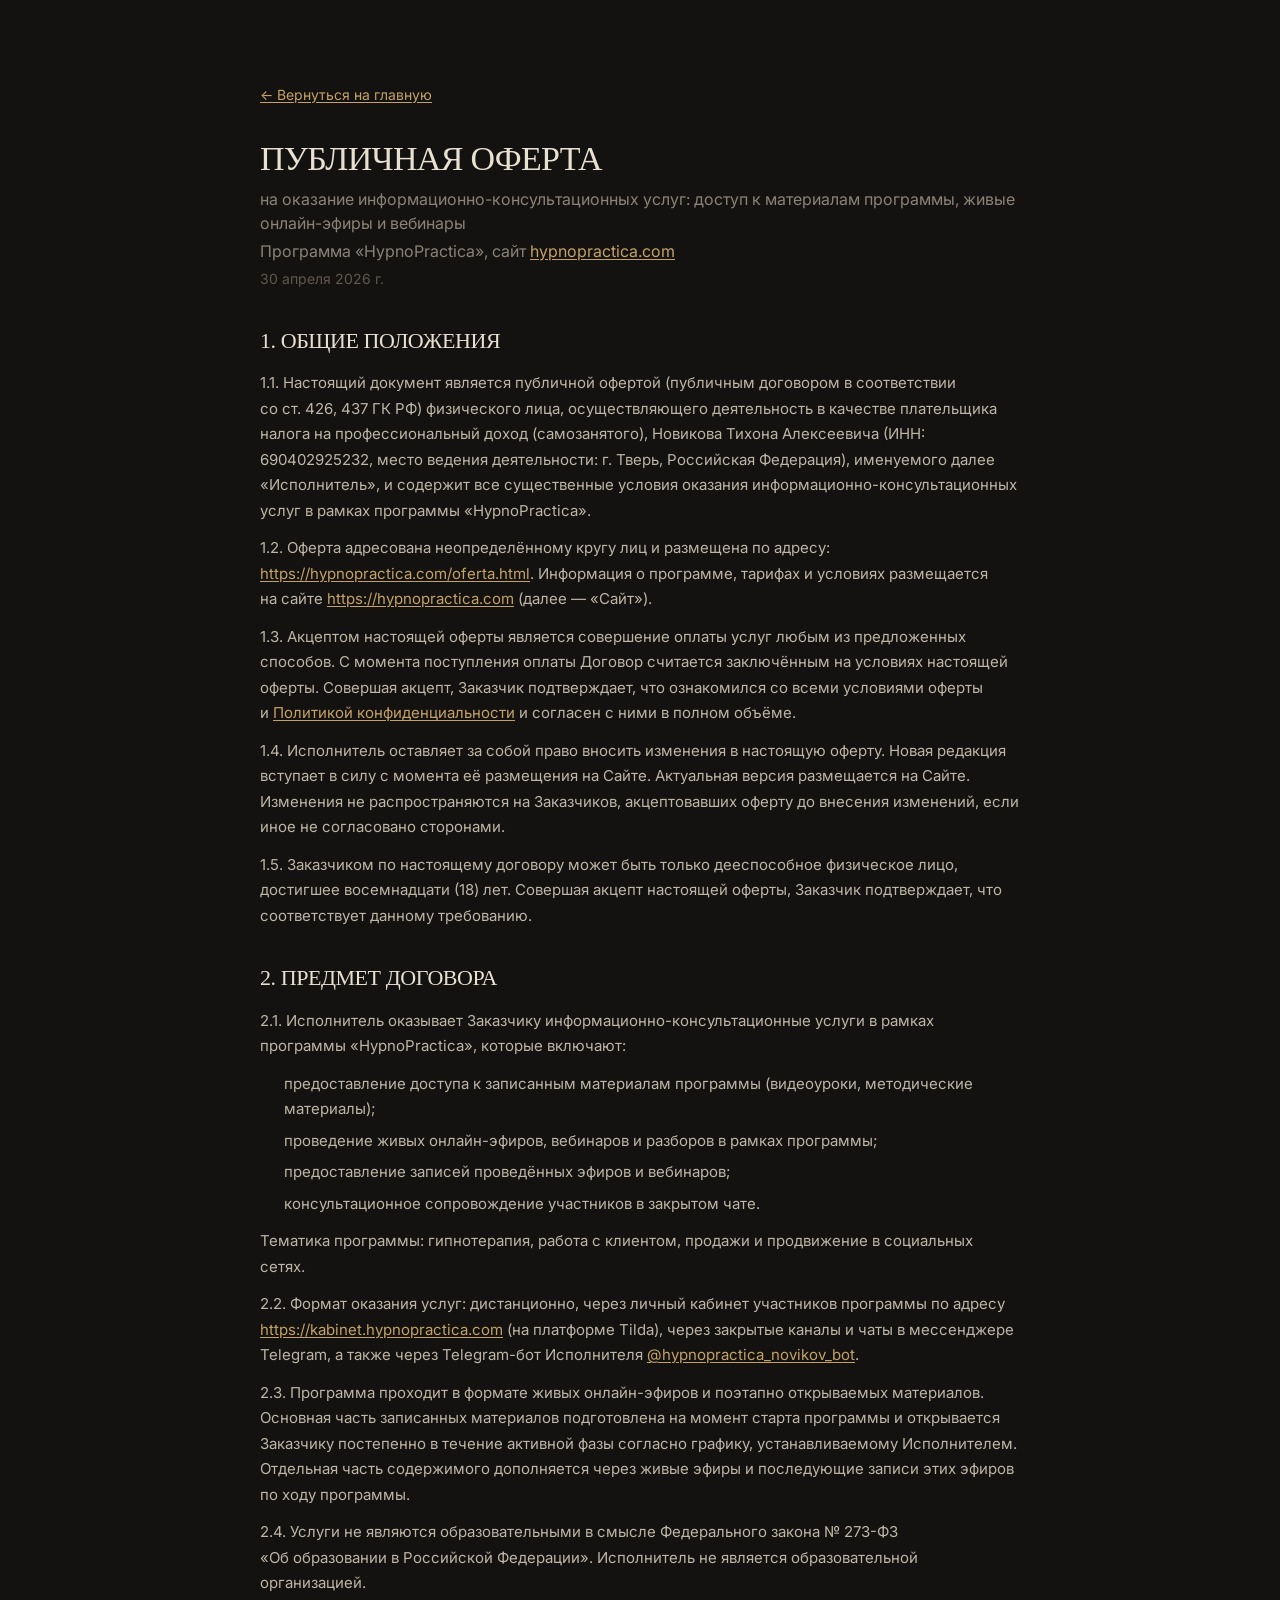
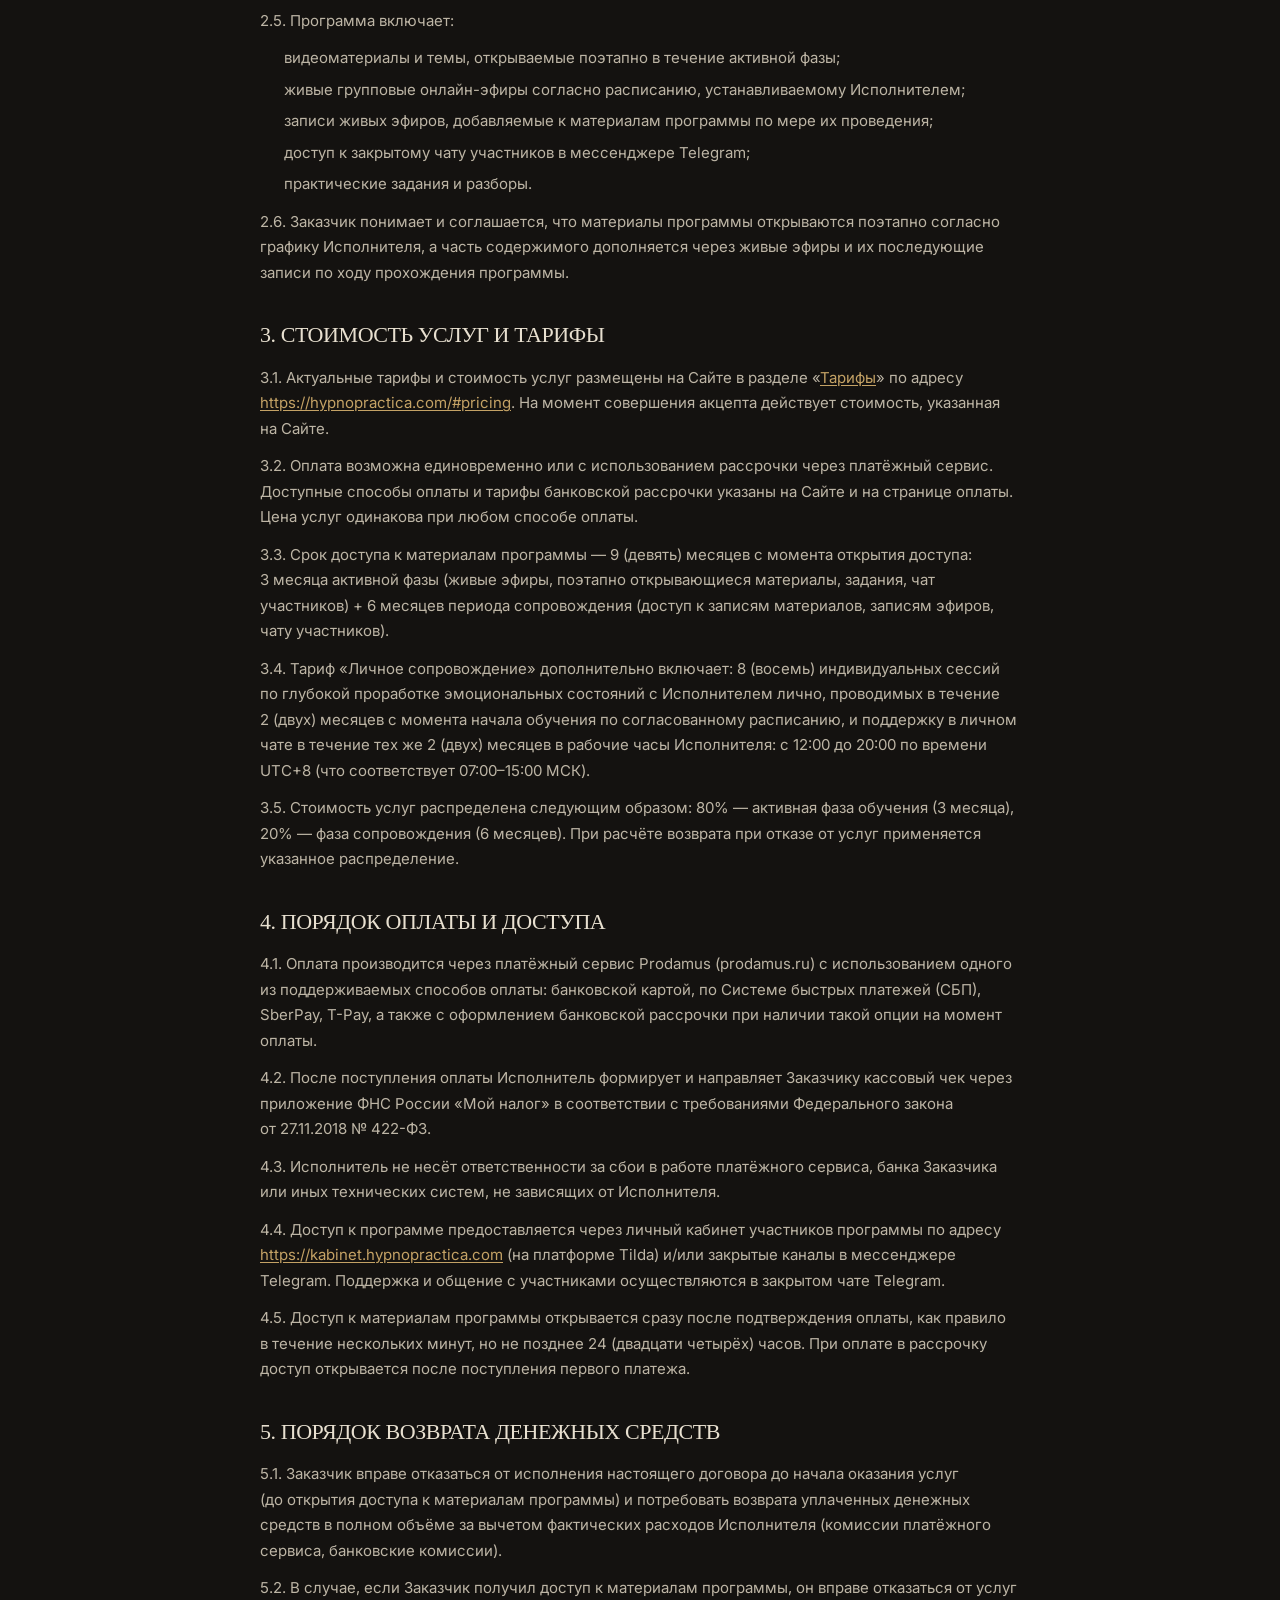
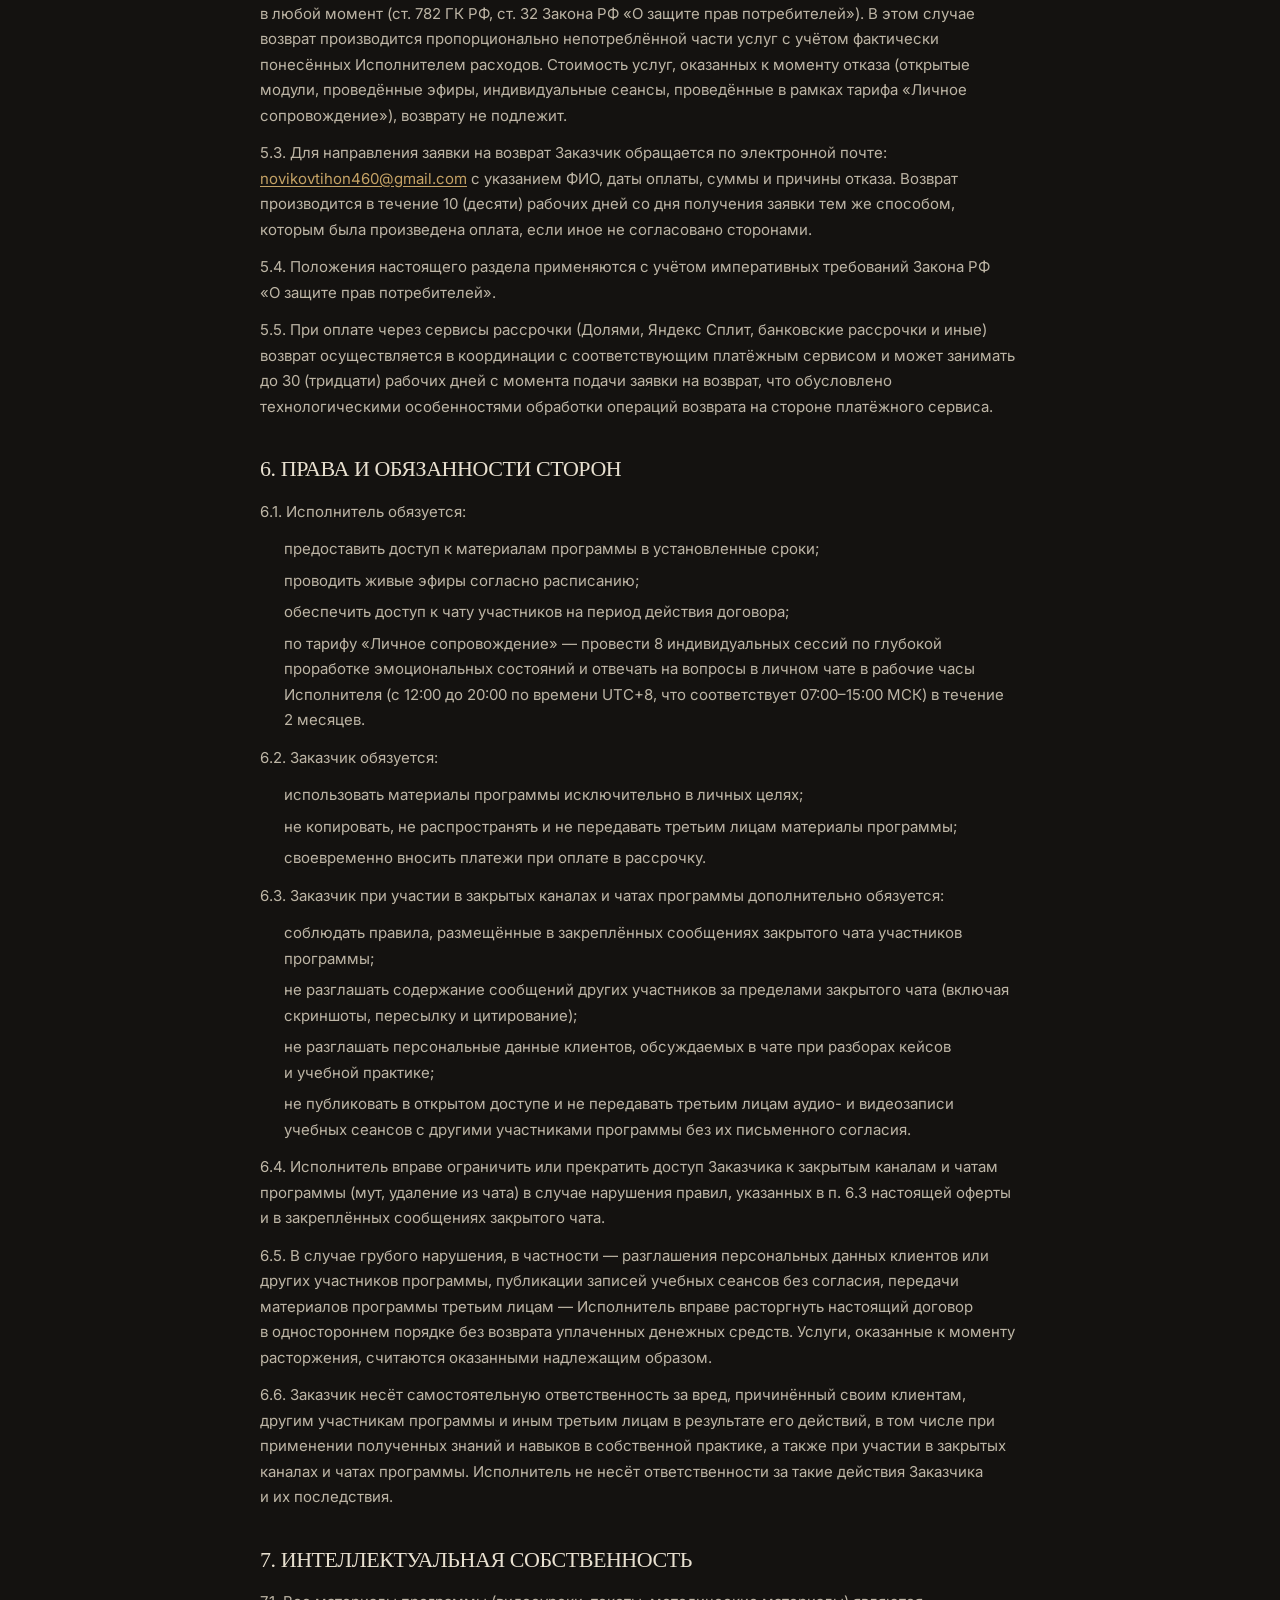
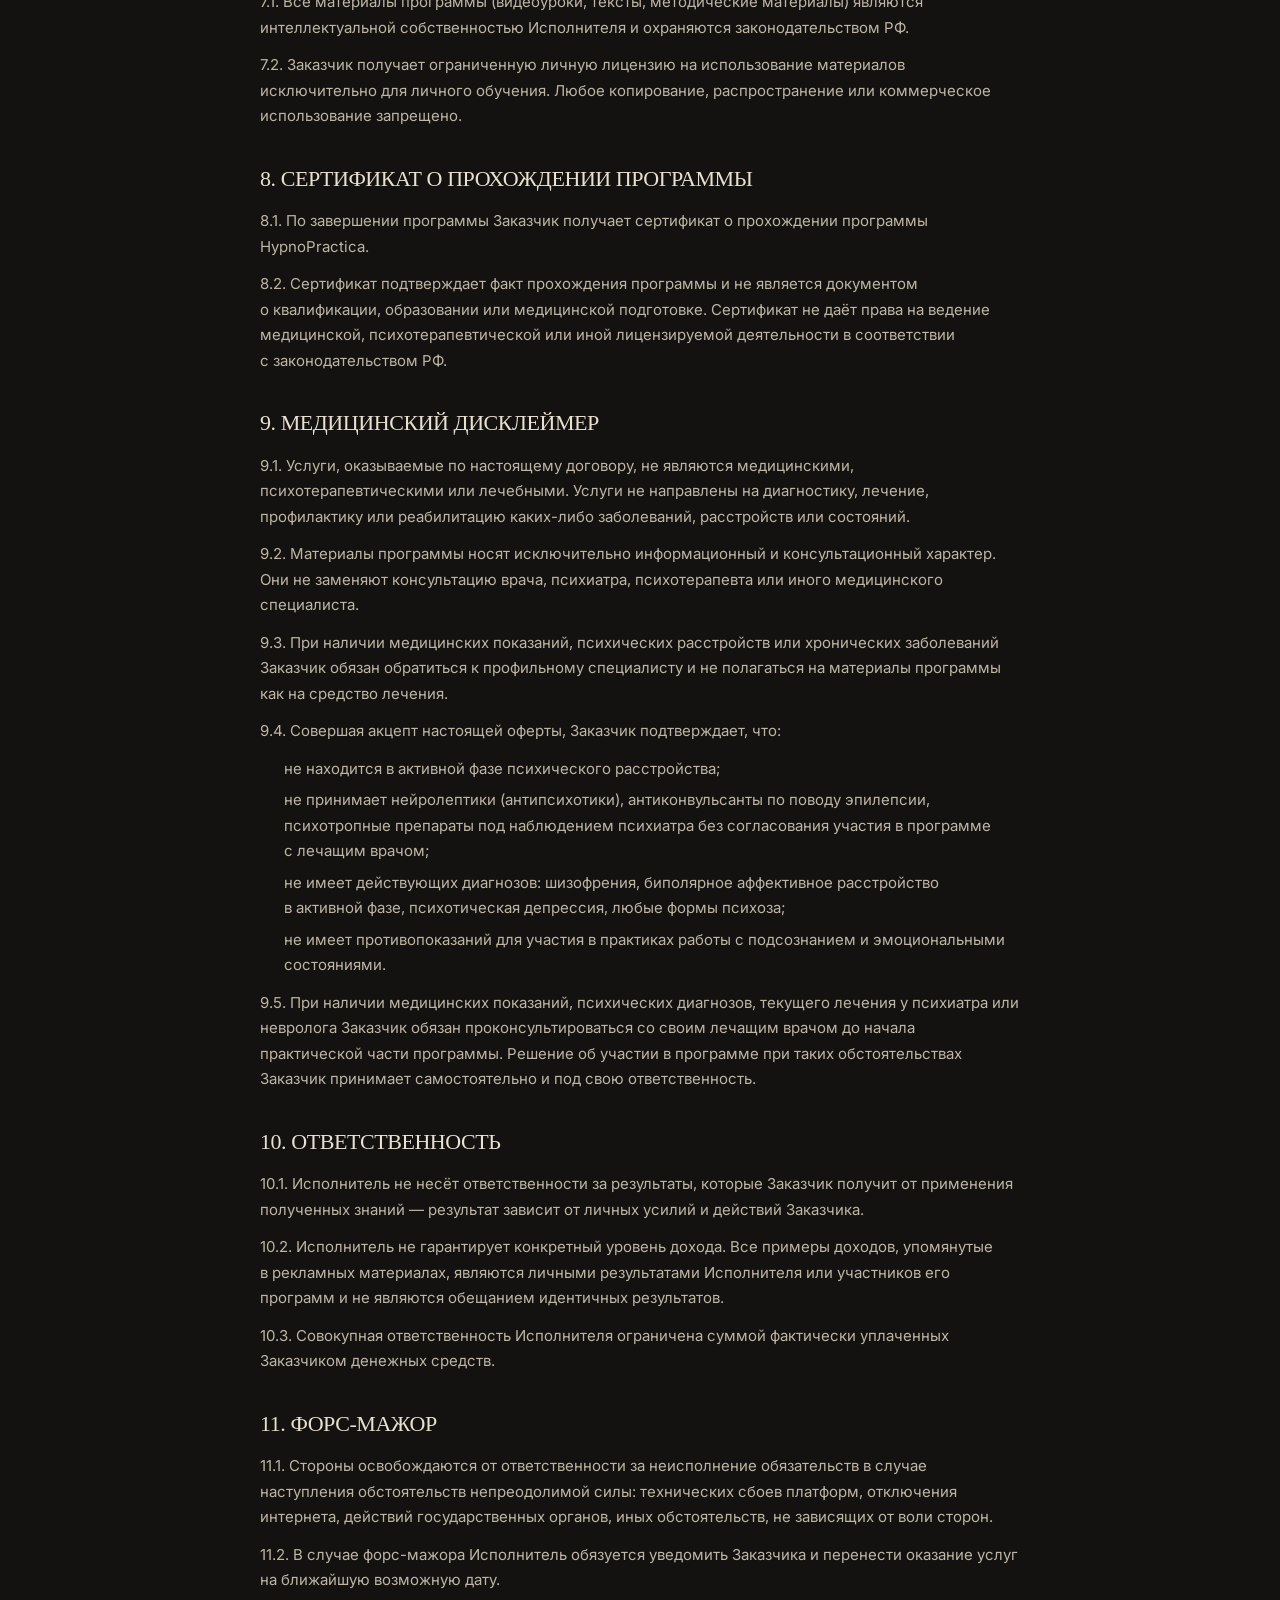
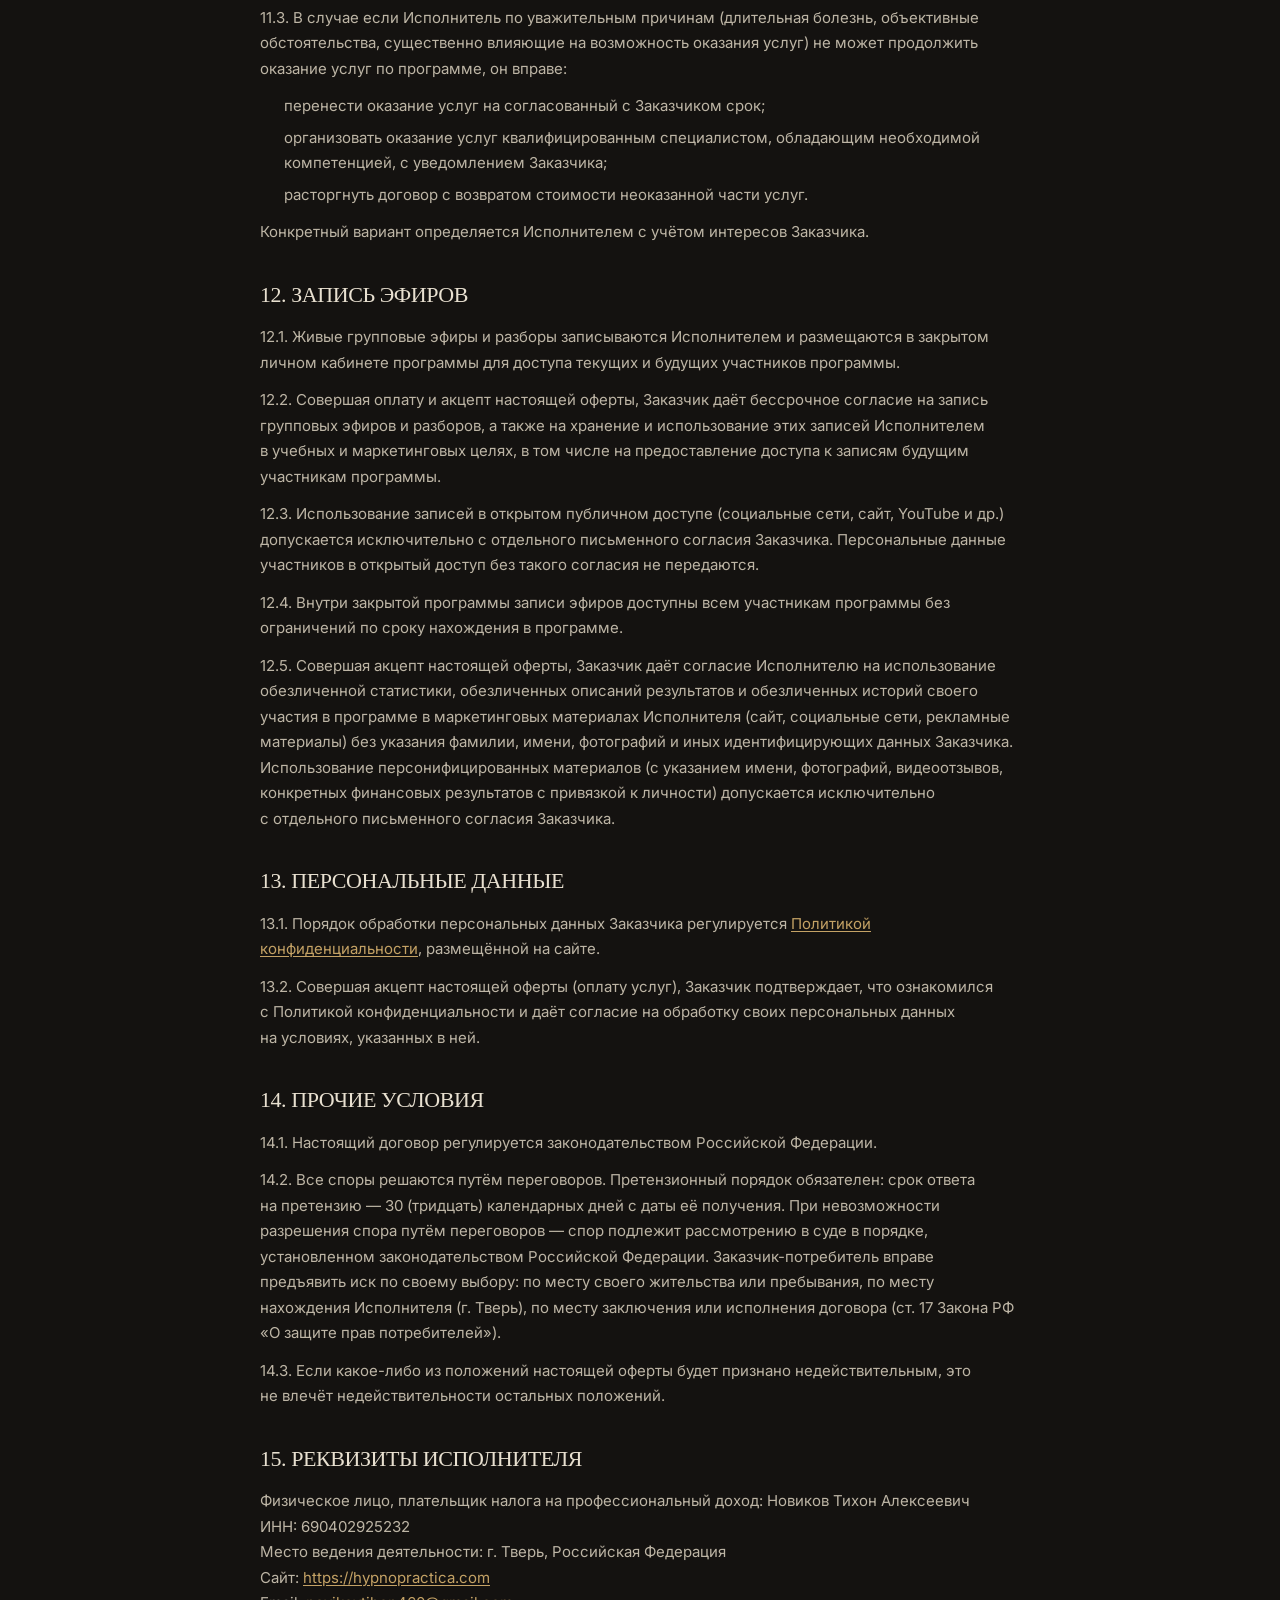
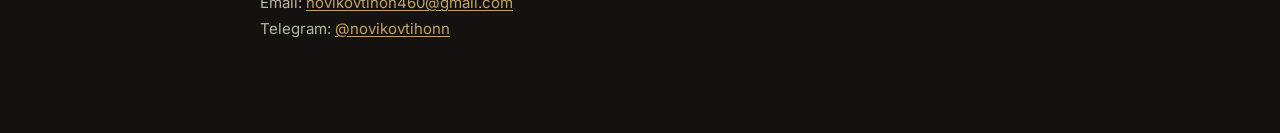
<file: oferta.html>
<!DOCTYPE html>
<html lang="ru">
<head>
  <meta charset="UTF-8">
  <meta name="viewport" content="width=device-width, initial-scale=1.0">
  <title>Публичная оферта — HypnoPractica</title>
  <link rel="preconnect" href="https://fonts.googleapis.com">
  <link rel="preconnect" href="https://fonts.gstatic.com" crossorigin>
  <link href="https://fonts.googleapis.com/css2?family=Inter:wght@400;500;600;700&display=swap" rel="stylesheet">
  <link rel="stylesheet" href="css/reset.css">
  <link rel="stylesheet" href="css/variables.css">
  <link rel="stylesheet" href="css/global.css">
  <link rel="icon" href="img/favicon.svg" type="image/svg+xml">
  <style>
    .legal { max-width: 800px; margin: 0 auto; padding: 80px 20px 80px; }
    .legal h1 { font-family: var(--font-heading); font-size: clamp(26px, 3vw, 34px); color: var(--color-text); margin-bottom: 8px; letter-spacing: var(--tracking-tight); }
    .legal .legal__subtitle { font-size: 16px; color: var(--color-text-secondary); margin-bottom: 4px; line-height: 1.5; }
    .legal .legal__date { font-size: 14px; color: var(--color-text-muted); margin-bottom: 32px; }
    .legal h2 { font-family: var(--font-heading); font-size: clamp(18px, 2vw, 22px); color: var(--color-text); margin-top: 36px; margin-bottom: 16px; letter-spacing: var(--tracking-tight); }
    .legal p { color: var(--color-text-body); margin-bottom: 12px; line-height: var(--leading-normal); font-size: 15px; }
    .legal ul { padding-left: 24px; margin-bottom: 12px; }
    .legal li { color: var(--color-text-body); margin-bottom: 6px; line-height: var(--leading-normal); font-size: 15px; }
    .legal a { color: var(--color-gold); text-decoration: underline; text-underline-offset: 2px; }
    .legal a:hover { color: var(--color-gold-hover); }
    .legal__back { display: inline-block; margin-bottom: 32px; color: var(--color-gold); font-size: 14px; text-decoration: none; }
    .legal__back:hover { color: var(--color-gold-hover); }
  </style>
</head>
<body>
  <div class="legal">
    <a href="/" class="legal__back">&larr; Вернуться на главную</a>
    <h1>ПУБЛИЧНАЯ ОФЕРТА</h1>
    <p class="legal__subtitle">на оказание информационно-консультационных услуг: доступ к материалам программы, живые онлайн-эфиры и вебинары</p>
    <p class="legal__subtitle">Программа &laquo;HypnoPractica&raquo;, сайт <a href="https://hypnopractica.com">hypnopractica.com</a></p>
    <p class="legal__date">30 апреля 2026 г.</p>

    <h2>1. ОБЩИЕ ПОЛОЖЕНИЯ</h2>
    <p>1.1. Настоящий документ является публичной офертой (публичным договором в&nbsp;соответствии со&nbsp;ст.&nbsp;426, 437 ГК&nbsp;РФ) физического лица, осуществляющего деятельность в&nbsp;качестве плательщика налога на&nbsp;профессиональный доход (самозанятого), Новикова Тихона Алексеевича (ИНН: 690402925232, место ведения деятельности: г.&nbsp;Тверь, Российская Федерация), именуемого далее &laquo;Исполнитель&raquo;, и&nbsp;содержит все существенные условия оказания информационно-консультационных услуг в&nbsp;рамках программы &laquo;HypnoPractica&raquo;.</p>
    <p>1.2. Оферта адресована неопределённому кругу лиц и&nbsp;размещена по&nbsp;адресу: <a href="https://hypnopractica.com/oferta.html">https://hypnopractica.com/oferta.html</a>. Информация о&nbsp;программе, тарифах и&nbsp;условиях размещается на&nbsp;сайте <a href="https://hypnopractica.com">https://hypnopractica.com</a> (далее&nbsp;&mdash; &laquo;Сайт&raquo;).</p>
    <p>1.3. Акцептом настоящей оферты является совершение оплаты услуг любым из&nbsp;предложенных способов. С&nbsp;момента поступления оплаты Договор считается заключённым на&nbsp;условиях настоящей оферты. Совершая акцепт, Заказчик подтверждает, что ознакомился со&nbsp;всеми условиями оферты и&nbsp;<a href="privacy.html">Политикой конфиденциальности</a> и&nbsp;согласен с&nbsp;ними в&nbsp;полном объёме.</p>
    <p>1.4. Исполнитель оставляет за&nbsp;собой право вносить изменения в&nbsp;настоящую оферту. Новая редакция вступает в&nbsp;силу с&nbsp;момента её&nbsp;размещения на&nbsp;Сайте. Актуальная версия размещается на&nbsp;Сайте. Изменения не&nbsp;распространяются на&nbsp;Заказчиков, акцептовавших оферту до&nbsp;внесения изменений, если иное не&nbsp;согласовано сторонами.</p>
    <p>1.5. Заказчиком по&nbsp;настоящему договору может быть только дееспособное физическое лицо, достигшее восемнадцати (18) лет. Совершая акцепт настоящей оферты, Заказчик подтверждает, что соответствует данному требованию.</p>

    <h2>2. ПРЕДМЕТ ДОГОВОРА</h2>
    <p>2.1. Исполнитель оказывает Заказчику информационно-консультационные услуги в&nbsp;рамках программы &laquo;HypnoPractica&raquo;, которые включают:</p>
    <ul>
      <li>предоставление доступа к&nbsp;записанным материалам программы (видеоуроки, методические материалы);</li>
      <li>проведение живых онлайн-эфиров, вебинаров и&nbsp;разборов в&nbsp;рамках программы;</li>
      <li>предоставление записей проведённых эфиров и&nbsp;вебинаров;</li>
      <li>консультационное сопровождение участников в&nbsp;закрытом чате.</li>
    </ul>
    <p>Тематика программы: гипнотерапия, работа с&nbsp;клиентом, продажи и&nbsp;продвижение в&nbsp;социальных сетях.</p>
    <p>2.2. Формат оказания услуг: дистанционно, через личный кабинет участников программы по&nbsp;адресу <a href="https://kabinet.hypnopractica.com">https://kabinet.hypnopractica.com</a> (на&nbsp;платформе Tilda), через закрытые каналы и&nbsp;чаты в&nbsp;мессенджере Telegram, а&nbsp;также через Telegram-бот Исполнителя <a href="https://t.me/hypnopractica_novikov_bot">@hypnopractica_novikov_bot</a>.</p>
    <p>2.3. Программа проходит в&nbsp;формате живых онлайн-эфиров и&nbsp;поэтапно открываемых материалов. Основная часть записанных материалов подготовлена на&nbsp;момент старта программы и&nbsp;открывается Заказчику постепенно в&nbsp;течение активной фазы согласно графику, устанавливаемому Исполнителем. Отдельная часть содержимого дополняется через живые эфиры и&nbsp;последующие записи этих эфиров по&nbsp;ходу программы.</p>
    <p>2.4. Услуги не&nbsp;являются образовательными в&nbsp;смысле Федерального закона №&nbsp;273-ФЗ &laquo;Об&nbsp;образовании в&nbsp;Российской Федерации&raquo;. Исполнитель не&nbsp;является образовательной организацией.</p>
    <p>2.5. Программа включает:</p>
    <ul>
      <li>видеоматериалы и&nbsp;темы, открываемые поэтапно в&nbsp;течение активной фазы;</li>
      <li>живые групповые онлайн-эфиры согласно расписанию, устанавливаемому Исполнителем;</li>
      <li>записи живых эфиров, добавляемые к&nbsp;материалам программы по&nbsp;мере их&nbsp;проведения;</li>
      <li>доступ к&nbsp;закрытому чату участников в&nbsp;мессенджере Telegram;</li>
      <li>практические задания и&nbsp;разборы.</li>
    </ul>
    <p>2.6. Заказчик понимает и&nbsp;соглашается, что материалы программы открываются поэтапно согласно графику Исполнителя, а&nbsp;часть содержимого дополняется через живые эфиры и&nbsp;их&nbsp;последующие записи по&nbsp;ходу прохождения программы.</p>

    <h2>3. СТОИМОСТЬ УСЛУГ И&nbsp;ТАРИФЫ</h2>
    <p>3.1. Актуальные тарифы и&nbsp;стоимость услуг размещены на&nbsp;Сайте в&nbsp;разделе &laquo;<a href="/#pricing">Тарифы</a>&raquo; по&nbsp;адресу <a href="https://hypnopractica.com/#pricing">https://hypnopractica.com/#pricing</a>. На&nbsp;момент совершения акцепта действует стоимость, указанная на&nbsp;Сайте.</p>
    <p>3.2. Оплата возможна единовременно или с&nbsp;использованием рассрочки через платёжный сервис. Доступные способы оплаты и&nbsp;тарифы банковской рассрочки указаны на&nbsp;Сайте и&nbsp;на&nbsp;странице оплаты. Цена услуг одинакова при любом способе оплаты.</p>
    <p>3.3. Срок доступа к&nbsp;материалам программы&nbsp;&mdash; 9&nbsp;(девять) месяцев с&nbsp;момента открытия доступа: 3&nbsp;месяца активной фазы (живые эфиры, поэтапно открывающиеся материалы, задания, чат участников) + 6&nbsp;месяцев периода сопровождения (доступ к&nbsp;записям материалов, записям эфиров, чату участников).</p>
    <p>3.4. Тариф &laquo;Личное сопровождение&raquo; дополнительно включает: 8&nbsp;(восемь) индивидуальных сессий по&nbsp;глубокой проработке эмоциональных состояний с&nbsp;Исполнителем лично, проводимых в&nbsp;течение 2&nbsp;(двух) месяцев с&nbsp;момента начала обучения по&nbsp;согласованному расписанию, и&nbsp;поддержку в&nbsp;личном чате в&nbsp;течение тех&nbsp;же 2&nbsp;(двух) месяцев в&nbsp;рабочие часы Исполнителя: с&nbsp;12:00 до&nbsp;20:00 по&nbsp;времени UTC+8 (что соответствует 07:00&ndash;15:00 МСК).</p>
    <p>3.5. Стоимость услуг распределена следующим образом: 80%&nbsp;&mdash; активная фаза обучения (3&nbsp;месяца), 20%&nbsp;&mdash; фаза сопровождения (6&nbsp;месяцев). При расчёте возврата при отказе от&nbsp;услуг применяется указанное распределение.</p>

    <h2>4. ПОРЯДОК ОПЛАТЫ И&nbsp;ДОСТУПА</h2>
    <p>4.1. Оплата производится через платёжный сервис Prodamus (prodamus.ru) с&nbsp;использованием одного из&nbsp;поддерживаемых способов оплаты: банковской картой, по&nbsp;Системе быстрых платежей (СБП), SberPay, T-Pay, а&nbsp;также с&nbsp;оформлением банковской рассрочки при наличии такой опции на&nbsp;момент оплаты.</p>
    <p>4.2. После поступления оплаты Исполнитель формирует и&nbsp;направляет Заказчику кассовый чек через приложение ФНС России &laquo;Мой налог&raquo; в&nbsp;соответствии с&nbsp;требованиями Федерального закона от&nbsp;27.11.2018 №&nbsp;422-ФЗ.</p>
    <p>4.3. Исполнитель не&nbsp;несёт ответственности за&nbsp;сбои в&nbsp;работе платёжного сервиса, банка Заказчика или иных технических систем, не&nbsp;зависящих от&nbsp;Исполнителя.</p>
    <p>4.4. Доступ к&nbsp;программе предоставляется через личный кабинет участников программы по&nbsp;адресу <a href="https://kabinet.hypnopractica.com">https://kabinet.hypnopractica.com</a> (на&nbsp;платформе Tilda) и/или закрытые каналы в&nbsp;мессенджере Telegram. Поддержка и&nbsp;общение с&nbsp;участниками осуществляются в&nbsp;закрытом чате Telegram.</p>
    <p>4.5. Доступ к&nbsp;материалам программы открывается сразу после подтверждения оплаты, как правило в&nbsp;течение нескольких минут, но&nbsp;не&nbsp;позднее 24&nbsp;(двадцати четырёх) часов. При оплате в&nbsp;рассрочку доступ открывается после поступления первого платежа.</p>

    <h2>5. ПОРЯДОК ВОЗВРАТА ДЕНЕЖНЫХ СРЕДСТВ</h2>
    <p>5.1. Заказчик вправе отказаться от&nbsp;исполнения настоящего договора до&nbsp;начала оказания услуг (до&nbsp;открытия доступа к&nbsp;материалам программы) и&nbsp;потребовать возврата уплаченных денежных средств в&nbsp;полном объёме за&nbsp;вычетом фактических расходов Исполнителя (комиссии платёжного сервиса, банковские комиссии).</p>
    <p>5.2. В&nbsp;случае, если Заказчик получил доступ к&nbsp;материалам программы, он&nbsp;вправе отказаться от&nbsp;услуг в&nbsp;любой момент (ст.&nbsp;782 ГК&nbsp;РФ, ст.&nbsp;32 Закона РФ &laquo;О&nbsp;защите прав потребителей&raquo;). В&nbsp;этом случае возврат производится пропорционально непотреблённой части услуг с&nbsp;учётом фактически понесённых Исполнителем расходов. Стоимость услуг, оказанных к&nbsp;моменту отказа (открытые модули, проведённые эфиры, индивидуальные сеансы, проведённые в&nbsp;рамках тарифа &laquo;Личное сопровождение&raquo;), возврату не&nbsp;подлежит.</p>
    <p>5.3. Для направления заявки на&nbsp;возврат Заказчик обращается по&nbsp;электронной почте: <a href="mailto:novikovtihon460@gmail.com">novikovtihon460@gmail.com</a> с&nbsp;указанием ФИО, даты оплаты, суммы и&nbsp;причины отказа. Возврат производится в&nbsp;течение 10&nbsp;(десяти) рабочих дней со&nbsp;дня получения заявки тем&nbsp;же способом, которым была произведена оплата, если иное не&nbsp;согласовано сторонами.</p>
    <p>5.4. Положения настоящего раздела применяются с&nbsp;учётом императивных требований Закона РФ &laquo;О&nbsp;защите прав потребителей&raquo;.</p>
    <p>5.5. При оплате через сервисы рассрочки (Долями, Яндекс Сплит, банковские рассрочки и&nbsp;иные) возврат осуществляется в&nbsp;координации с&nbsp;соответствующим платёжным сервисом и&nbsp;может занимать до&nbsp;30&nbsp;(тридцати) рабочих дней с&nbsp;момента подачи заявки на&nbsp;возврат, что обусловлено технологическими особенностями обработки операций возврата на&nbsp;стороне платёжного сервиса.</p>

    <h2>6. ПРАВА И&nbsp;ОБЯЗАННОСТИ СТОРОН</h2>
    <p>6.1. Исполнитель обязуется:</p>
    <ul>
      <li>предоставить доступ к&nbsp;материалам программы в&nbsp;установленные сроки;</li>
      <li>проводить живые эфиры согласно расписанию;</li>
      <li>обеспечить доступ к&nbsp;чату участников на&nbsp;период действия договора;</li>
      <li>по&nbsp;тарифу &laquo;Личное сопровождение&raquo;&nbsp;&mdash; провести 8&nbsp;индивидуальных сессий по&nbsp;глубокой проработке эмоциональных состояний и&nbsp;отвечать на&nbsp;вопросы в&nbsp;личном чате в&nbsp;рабочие часы Исполнителя (с&nbsp;12:00 до&nbsp;20:00 по&nbsp;времени UTC+8, что соответствует 07:00&ndash;15:00 МСК) в&nbsp;течение 2&nbsp;месяцев.</li>
    </ul>
    <p>6.2. Заказчик обязуется:</p>
    <ul>
      <li>использовать материалы программы исключительно в&nbsp;личных целях;</li>
      <li>не&nbsp;копировать, не&nbsp;распространять и&nbsp;не&nbsp;передавать третьим лицам материалы программы;</li>
      <li>своевременно вносить платежи при оплате в&nbsp;рассрочку.</li>
    </ul>
    <p>6.3. Заказчик при участии в&nbsp;закрытых каналах и&nbsp;чатах программы дополнительно обязуется:</p>
    <ul>
      <li>соблюдать правила, размещённые в&nbsp;закреплённых сообщениях закрытого чата участников программы;</li>
      <li>не&nbsp;разглашать содержание сообщений других участников за&nbsp;пределами закрытого чата (включая скриншоты, пересылку и&nbsp;цитирование);</li>
      <li>не&nbsp;разглашать персональные данные клиентов, обсуждаемых в&nbsp;чате при разборах кейсов и&nbsp;учебной практике;</li>
      <li>не&nbsp;публиковать в&nbsp;открытом доступе и&nbsp;не&nbsp;передавать третьим лицам аудио- и&nbsp;видеозаписи учебных сеансов с&nbsp;другими участниками программы без их&nbsp;письменного согласия.</li>
    </ul>
    <p>6.4. Исполнитель вправе ограничить или прекратить доступ Заказчика к&nbsp;закрытым каналам и&nbsp;чатам программы (мут, удаление из&nbsp;чата) в&nbsp;случае нарушения правил, указанных в&nbsp;п.&nbsp;6.3 настоящей оферты и&nbsp;в&nbsp;закреплённых сообщениях закрытого чата.</p>
    <p>6.5. В&nbsp;случае грубого нарушения, в&nbsp;частности&nbsp;&mdash; разглашения персональных данных клиентов или других участников программы, публикации записей учебных сеансов без согласия, передачи материалов программы третьим лицам&nbsp;&mdash; Исполнитель вправе расторгнуть настоящий договор в&nbsp;одностороннем порядке без возврата уплаченных денежных средств. Услуги, оказанные к&nbsp;моменту расторжения, считаются оказанными надлежащим образом.</p>
    <p>6.6. Заказчик несёт самостоятельную ответственность за&nbsp;вред, причинённый своим клиентам, другим участникам программы и&nbsp;иным третьим лицам в&nbsp;результате его действий, в&nbsp;том числе при применении полученных знаний и&nbsp;навыков в&nbsp;собственной практике, а&nbsp;также при участии в&nbsp;закрытых каналах и&nbsp;чатах программы. Исполнитель не&nbsp;несёт ответственности за&nbsp;такие действия Заказчика и&nbsp;их&nbsp;последствия.</p>

    <h2>7. ИНТЕЛЛЕКТУАЛЬНАЯ СОБСТВЕННОСТЬ</h2>
    <p>7.1. Все материалы программы (видеоуроки, тексты, методические материалы) являются интеллектуальной собственностью Исполнителя и&nbsp;охраняются законодательством РФ.</p>
    <p>7.2. Заказчик получает ограниченную личную лицензию на&nbsp;использование материалов исключительно для личного обучения. Любое копирование, распространение или коммерческое использование запрещено.</p>

    <h2>8. СЕРТИФИКАТ О&nbsp;ПРОХОЖДЕНИИ ПРОГРАММЫ</h2>
    <p>8.1. По&nbsp;завершении программы Заказчик получает сертификат о&nbsp;прохождении программы HypnoPractica.</p>
    <p>8.2. Сертификат подтверждает факт прохождения программы и&nbsp;не&nbsp;является документом о&nbsp;квалификации, образовании или медицинской подготовке. Сертификат не&nbsp;даёт права на&nbsp;ведение медицинской, психотерапевтической или иной лицензируемой деятельности в&nbsp;соответствии с&nbsp;законодательством РФ.</p>

    <h2>9. МЕДИЦИНСКИЙ ДИСКЛЕЙМЕР</h2>
    <p>9.1. Услуги, оказываемые по&nbsp;настоящему договору, не&nbsp;являются медицинскими, психотерапевтическими или лечебными. Услуги не&nbsp;направлены на&nbsp;диагностику, лечение, профилактику или реабилитацию каких-либо заболеваний, расстройств или состояний.</p>
    <p>9.2. Материалы программы носят исключительно информационный и&nbsp;консультационный характер. Они не&nbsp;заменяют консультацию врача, психиатра, психотерапевта или иного медицинского специалиста.</p>
    <p>9.3. При наличии медицинских показаний, психических расстройств или хронических заболеваний Заказчик обязан обратиться к&nbsp;профильному специалисту и&nbsp;не&nbsp;полагаться на&nbsp;материалы программы как на&nbsp;средство лечения.</p>
    <p>9.4. Совершая акцепт настоящей оферты, Заказчик подтверждает, что:</p>
    <ul>
      <li>не&nbsp;находится в&nbsp;активной фазе психического расстройства;</li>
      <li>не&nbsp;принимает нейролептики (антипсихотики), антиконвульсанты по&nbsp;поводу эпилепсии, психотропные препараты под наблюдением психиатра без согласования участия в&nbsp;программе с&nbsp;лечащим врачом;</li>
      <li>не&nbsp;имеет действующих диагнозов: шизофрения, биполярное аффективное расстройство в&nbsp;активной фазе, психотическая депрессия, любые формы психоза;</li>
      <li>не&nbsp;имеет противопоказаний для участия в&nbsp;практиках работы с&nbsp;подсознанием и&nbsp;эмоциональными состояниями.</li>
    </ul>
    <p>9.5. При наличии медицинских показаний, психических диагнозов, текущего лечения у&nbsp;психиатра или невролога Заказчик обязан проконсультироваться со&nbsp;своим лечащим врачом до&nbsp;начала практической части программы. Решение об&nbsp;участии в&nbsp;программе при таких обстоятельствах Заказчик принимает самостоятельно и&nbsp;под свою ответственность.</p>

    <h2>10. ОТВЕТСТВЕННОСТЬ</h2>
    <p>10.1. Исполнитель не&nbsp;несёт ответственности за&nbsp;результаты, которые Заказчик получит от&nbsp;применения полученных знаний&nbsp;&mdash; результат зависит от&nbsp;личных усилий и&nbsp;действий Заказчика.</p>
    <p>10.2. Исполнитель не&nbsp;гарантирует конкретный уровень дохода. Все примеры доходов, упомянутые в&nbsp;рекламных материалах, являются личными результатами Исполнителя или участников его программ и&nbsp;не&nbsp;являются обещанием идентичных результатов.</p>
    <p>10.3. Совокупная ответственность Исполнителя ограничена суммой фактически уплаченных Заказчиком денежных средств.</p>

    <h2>11. ФОРС-МАЖОР</h2>
    <p>11.1. Стороны освобождаются от&nbsp;ответственности за&nbsp;неисполнение обязательств в&nbsp;случае наступления обстоятельств непреодолимой силы: технических сбоев платформ, отключения интернета, действий государственных органов, иных обстоятельств, не&nbsp;зависящих от&nbsp;воли сторон.</p>
    <p>11.2. В&nbsp;случае форс-мажора Исполнитель обязуется уведомить Заказчика и&nbsp;перенести оказание услуг на&nbsp;ближайшую возможную дату.</p>
    <p>11.3. В&nbsp;случае если Исполнитель по&nbsp;уважительным причинам (длительная болезнь, объективные обстоятельства, существенно влияющие на&nbsp;возможность оказания услуг) не&nbsp;может продолжить оказание услуг по&nbsp;программе, он&nbsp;вправе:</p>
    <ul>
      <li>перенести оказание услуг на&nbsp;согласованный с&nbsp;Заказчиком срок;</li>
      <li>организовать оказание услуг квалифицированным специалистом, обладающим необходимой компетенцией, с&nbsp;уведомлением Заказчика;</li>
      <li>расторгнуть договор с&nbsp;возвратом стоимости неоказанной части услуг.</li>
    </ul>
    <p>Конкретный вариант определяется Исполнителем с&nbsp;учётом интересов Заказчика.</p>

    <h2>12. ЗАПИСЬ ЭФИРОВ</h2>
    <p>12.1. Живые групповые эфиры и&nbsp;разборы записываются Исполнителем и&nbsp;размещаются в&nbsp;закрытом личном кабинете программы для доступа текущих и&nbsp;будущих участников программы.</p>
    <p>12.2. Совершая оплату и&nbsp;акцепт настоящей оферты, Заказчик даёт бессрочное согласие на&nbsp;запись групповых эфиров и&nbsp;разборов, а&nbsp;также на&nbsp;хранение и&nbsp;использование этих записей Исполнителем в&nbsp;учебных и&nbsp;маркетинговых целях, в&nbsp;том числе на&nbsp;предоставление доступа к&nbsp;записям будущим участникам программы.</p>
    <p>12.3. Использование записей в&nbsp;открытом публичном доступе (социальные сети, сайт, YouTube и&nbsp;др.) допускается исключительно с&nbsp;отдельного письменного согласия Заказчика. Персональные данные участников в&nbsp;открытый доступ без такого согласия не&nbsp;передаются.</p>
    <p>12.4. Внутри закрытой программы записи эфиров доступны всем участникам программы без ограничений по&nbsp;сроку нахождения в&nbsp;программе.</p>
    <p>12.5. Совершая акцепт настоящей оферты, Заказчик даёт согласие Исполнителю на&nbsp;использование обезличенной статистики, обезличенных описаний результатов и&nbsp;обезличенных историй своего участия в&nbsp;программе в&nbsp;маркетинговых материалах Исполнителя (сайт, социальные сети, рекламные материалы) без указания фамилии, имени, фотографий и&nbsp;иных идентифицирующих данных Заказчика. Использование персонифицированных материалов (с&nbsp;указанием имени, фотографий, видеоотзывов, конкретных финансовых результатов с&nbsp;привязкой к&nbsp;личности) допускается исключительно с&nbsp;отдельного письменного согласия Заказчика.</p>

    <h2>13. ПЕРСОНАЛЬНЫЕ ДАННЫЕ</h2>
    <p>13.1. Порядок обработки персональных данных Заказчика регулируется <a href="privacy.html">Политикой конфиденциальности</a>, размещённой на&nbsp;сайте.</p>
    <p>13.2. Совершая акцепт настоящей оферты (оплату услуг), Заказчик подтверждает, что ознакомился с&nbsp;Политикой конфиденциальности и&nbsp;даёт согласие на&nbsp;обработку своих персональных данных на&nbsp;условиях, указанных в&nbsp;ней.</p>

    <h2>14. ПРОЧИЕ УСЛОВИЯ</h2>
    <p>14.1. Настоящий договор регулируется законодательством Российской Федерации.</p>
    <p>14.2. Все споры решаются путём переговоров. Претензионный порядок обязателен: срок ответа на&nbsp;претензию&nbsp;&mdash; 30&nbsp;(тридцать) календарных дней с&nbsp;даты её&nbsp;получения. При невозможности разрешения спора путём переговоров&nbsp;&mdash; спор подлежит рассмотрению в&nbsp;суде в&nbsp;порядке, установленном законодательством Российской Федерации. Заказчик-потребитель вправе предъявить иск по&nbsp;своему выбору: по&nbsp;месту своего жительства или пребывания, по&nbsp;месту нахождения Исполнителя (г.&nbsp;Тверь), по&nbsp;месту заключения или исполнения договора (ст.&nbsp;17 Закона РФ &laquo;О&nbsp;защите прав потребителей&raquo;).</p>
    <p>14.3. Если какое-либо из&nbsp;положений настоящей оферты будет признано недействительным, это не&nbsp;влечёт недействительности остальных положений.</p>

    <h2>15. РЕКВИЗИТЫ ИСПОЛНИТЕЛЯ</h2>
    <p>Физическое лицо, плательщик налога на&nbsp;профессиональный доход: Новиков Тихон Алексеевич<br>
    ИНН: 690402925232<br>
    Место ведения деятельности: г.&nbsp;Тверь, Российская Федерация<br>
    Сайт: <a href="https://hypnopractica.com">https://hypnopractica.com</a><br>
    Email: <a href="mailto:novikovtihon460@gmail.com">novikovtihon460@gmail.com</a><br>
    Telegram: <a href="https://t.me/novikovtihonn">@novikovtihonn</a></p>
  </div>
</body>
</html>
</file>
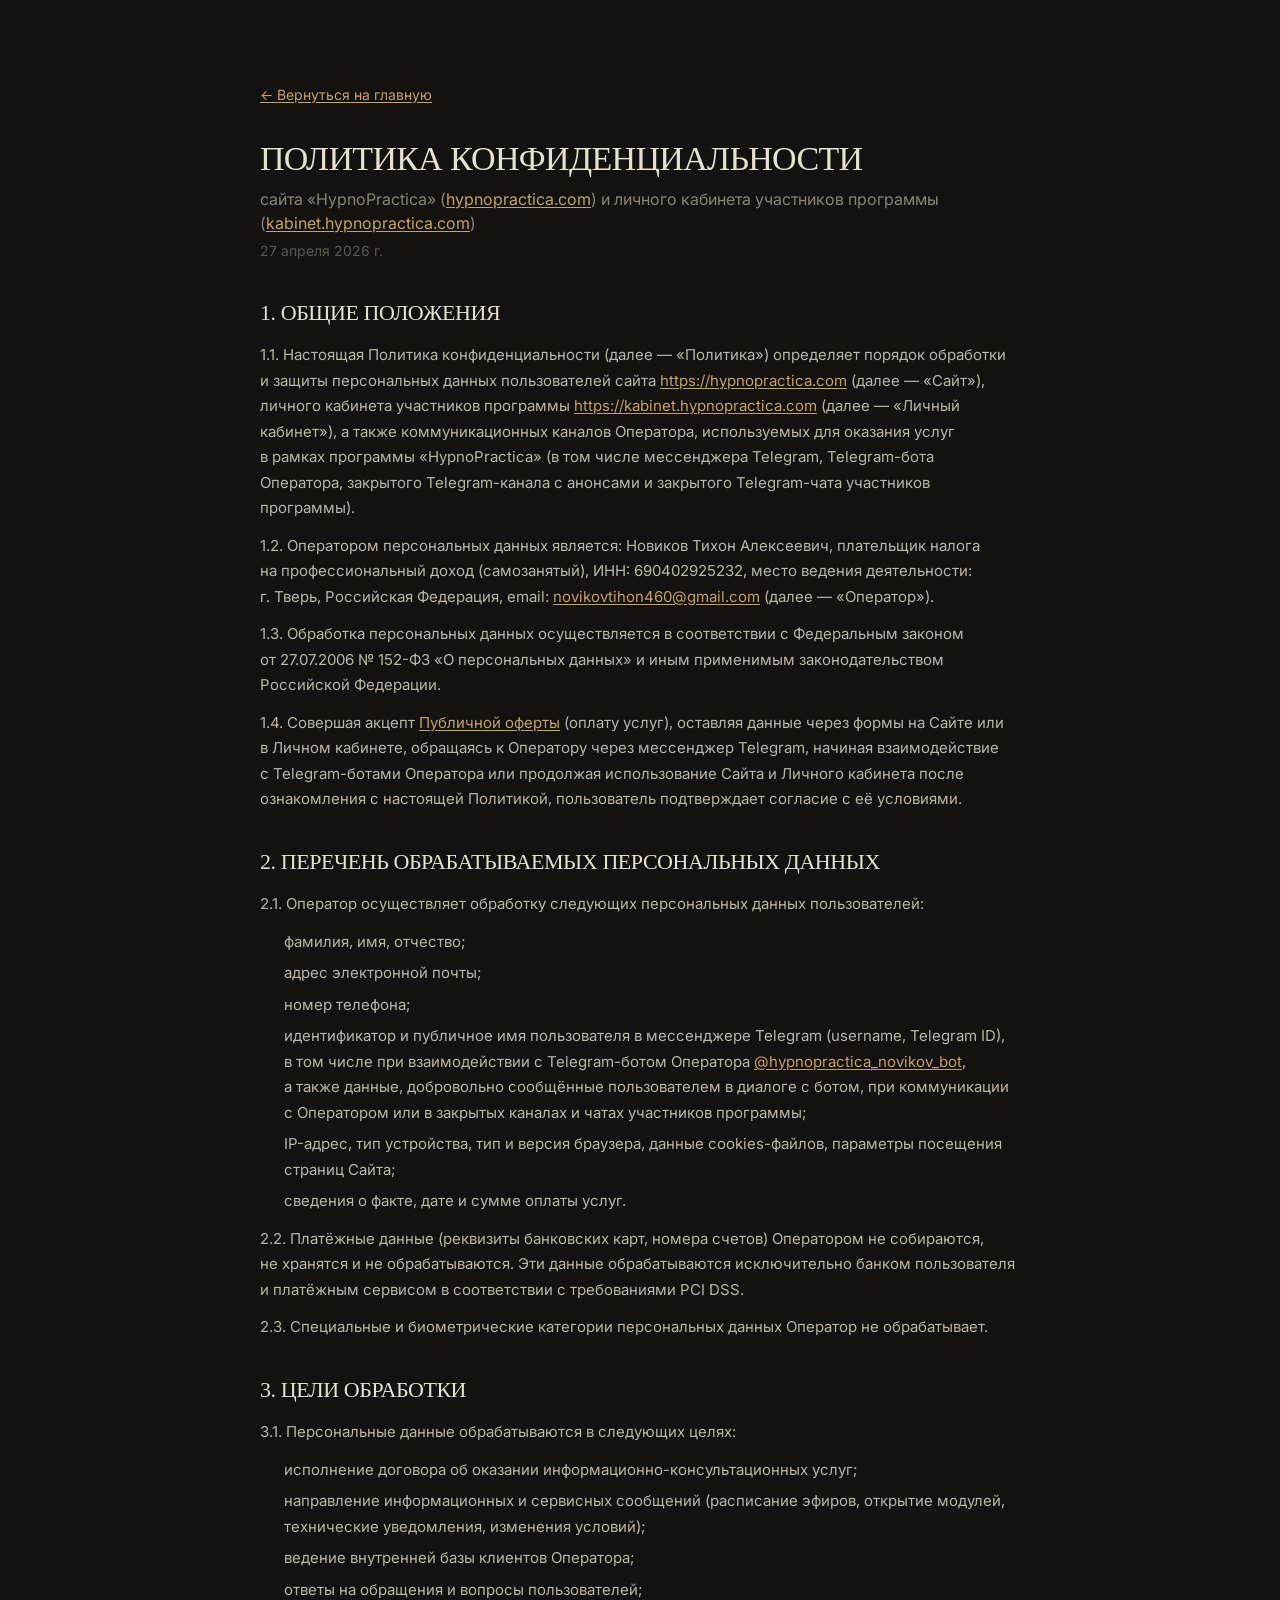
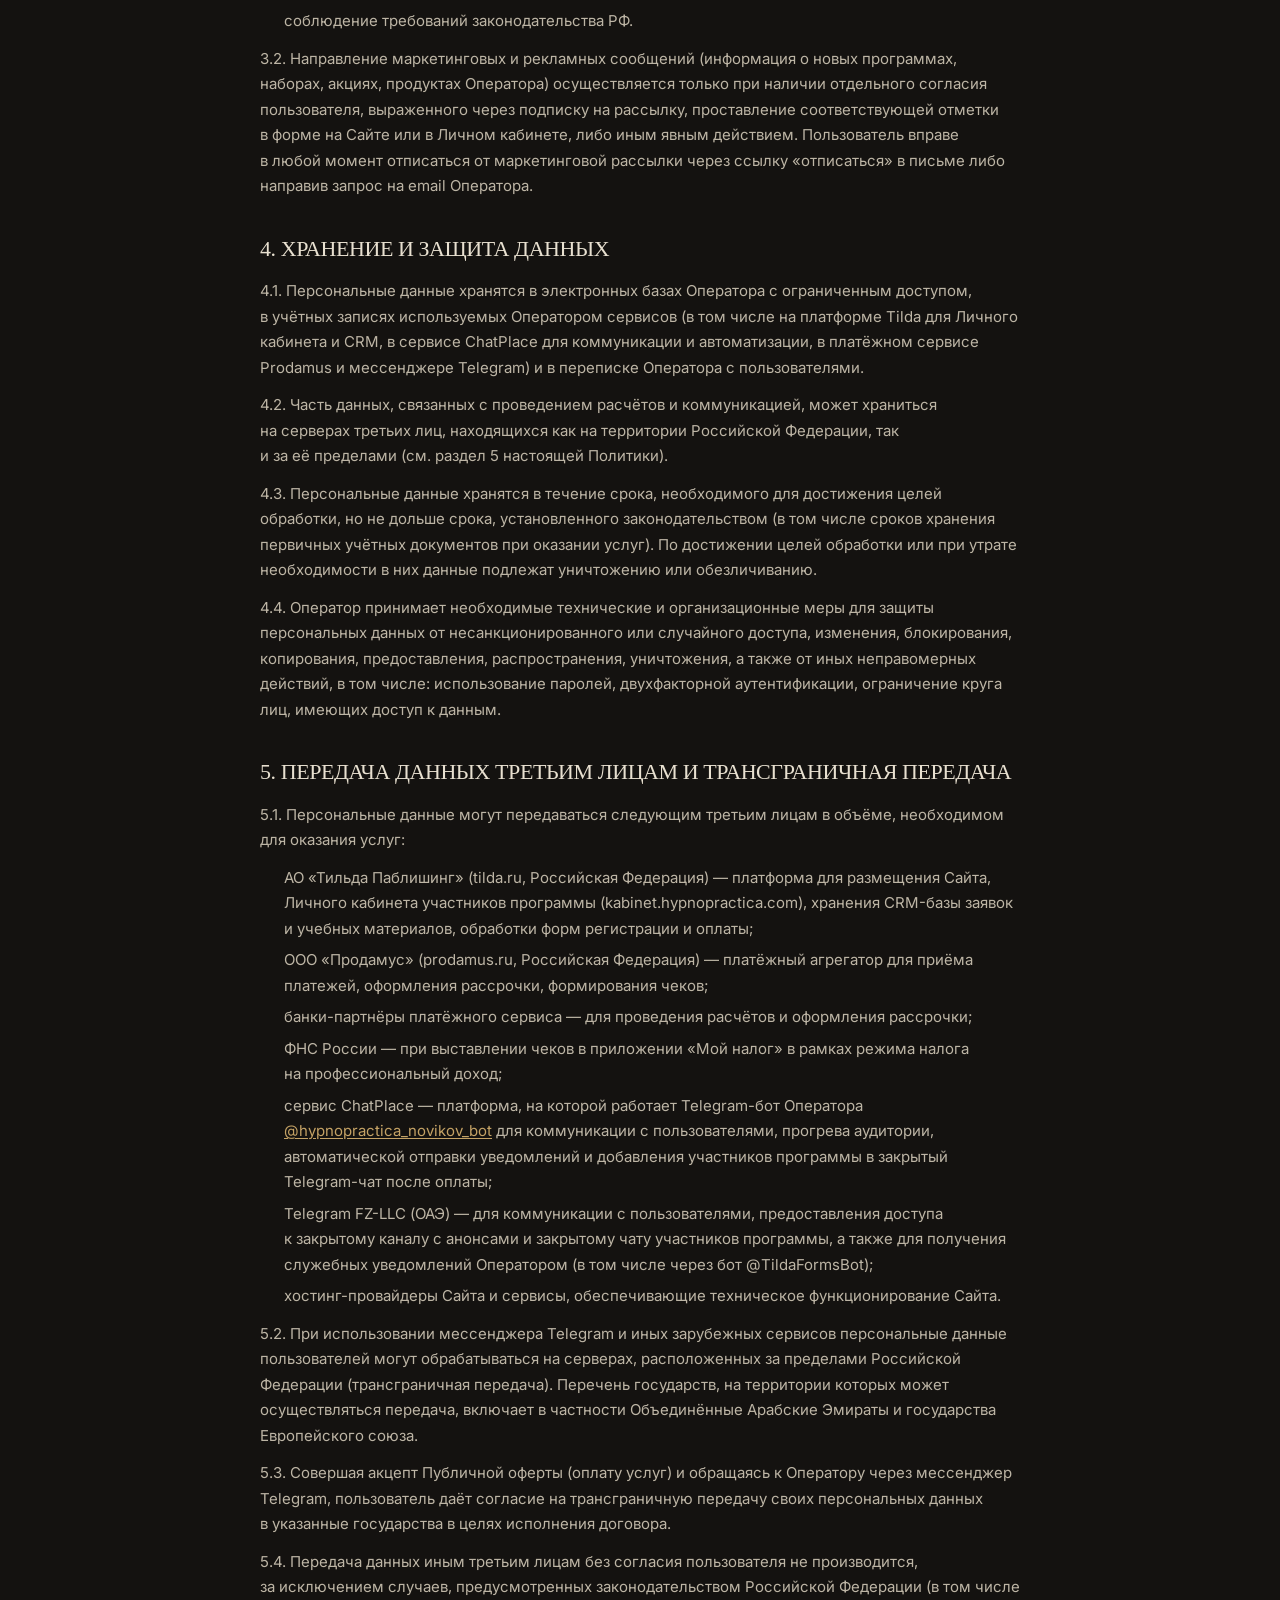
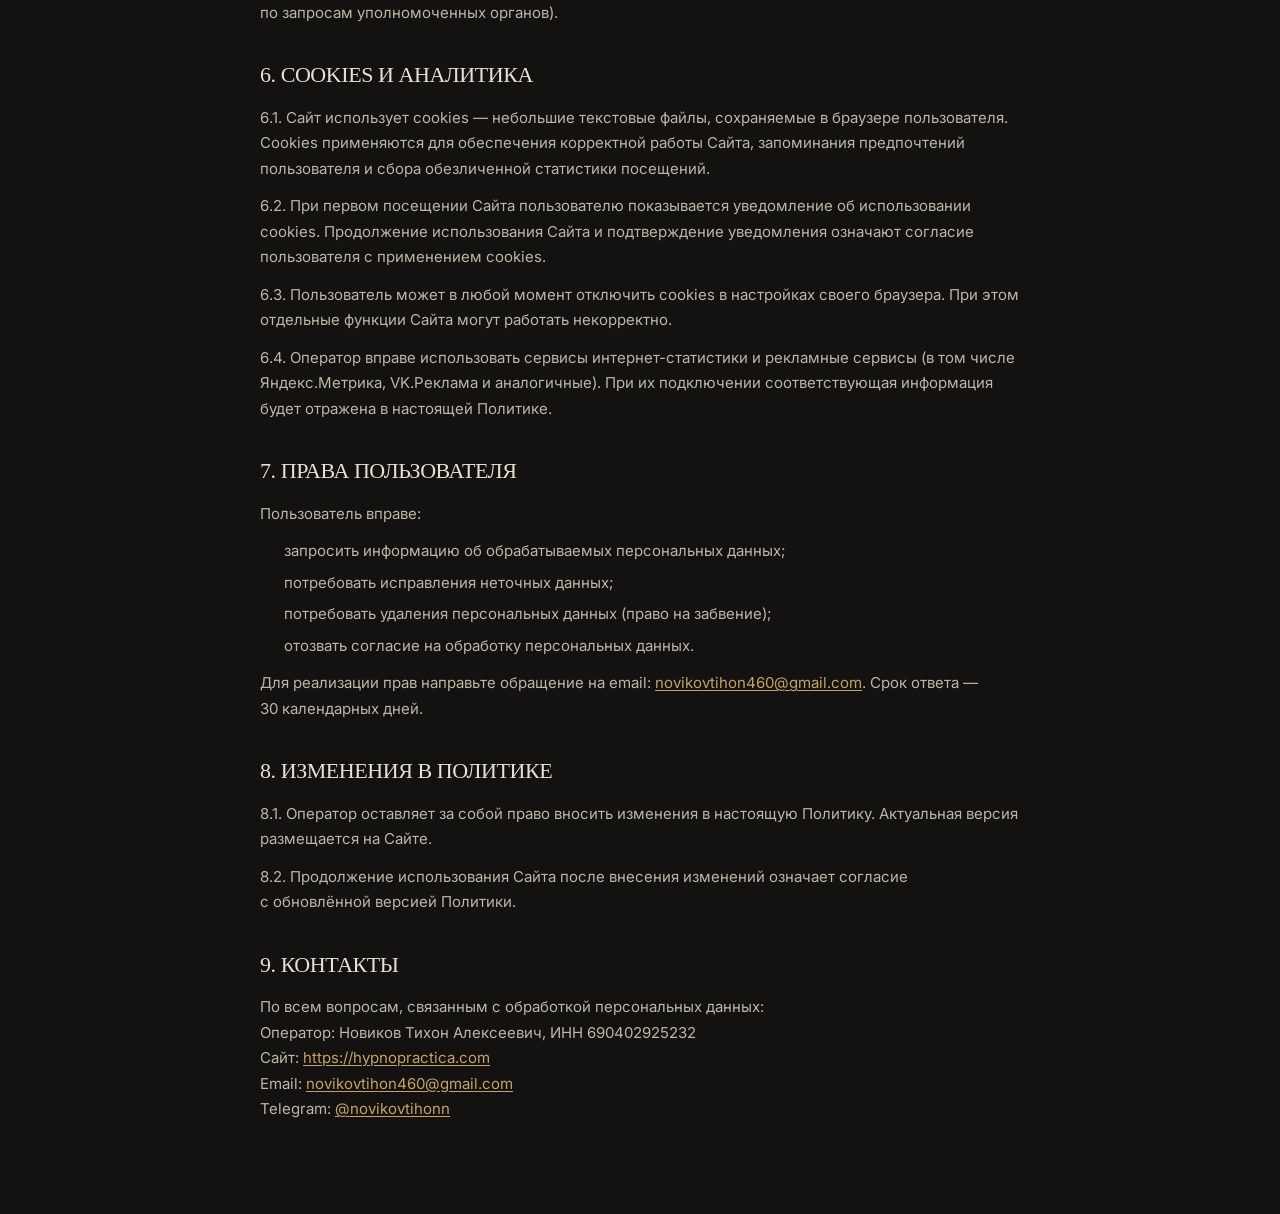
<file: privacy.html>
<!DOCTYPE html>
<html lang="ru">
<head>
  <meta charset="UTF-8">
  <meta name="viewport" content="width=device-width, initial-scale=1.0">
  <title>Политика конфиденциальности — HypnoPractica</title>
  <link rel="preconnect" href="https://fonts.googleapis.com">
  <link rel="preconnect" href="https://fonts.gstatic.com" crossorigin>
  <link href="https://fonts.googleapis.com/css2?family=Inter:wght@400;500;600;700&display=swap" rel="stylesheet">
  <link rel="stylesheet" href="css/reset.css">
  <link rel="stylesheet" href="css/variables.css">
  <link rel="stylesheet" href="css/global.css">
  <link rel="icon" href="img/favicon.svg" type="image/svg+xml">
  <style>
    .legal { max-width: 800px; margin: 0 auto; padding: 80px 20px 80px; }
    .legal h1 { font-family: var(--font-heading); font-size: clamp(26px, 3vw, 34px); color: var(--color-text); margin-bottom: 8px; letter-spacing: var(--tracking-tight); }
    .legal .legal__subtitle { font-size: 16px; color: var(--color-text-secondary); margin-bottom: 4px; line-height: 1.5; }
    .legal .legal__date { font-size: 14px; color: var(--color-text-muted); margin-bottom: 32px; }
    .legal h2 { font-family: var(--font-heading); font-size: clamp(18px, 2vw, 22px); color: var(--color-text); margin-top: 36px; margin-bottom: 16px; letter-spacing: var(--tracking-tight); }
    .legal p { color: var(--color-text-body); margin-bottom: 12px; line-height: var(--leading-normal); font-size: 15px; }
    .legal ul { padding-left: 24px; margin-bottom: 12px; }
    .legal li { color: var(--color-text-body); margin-bottom: 6px; line-height: var(--leading-normal); font-size: 15px; }
    .legal a { color: var(--color-gold); text-decoration: underline; text-underline-offset: 2px; }
    .legal a:hover { color: var(--color-gold-hover); }
    .legal__back { display: inline-block; margin-bottom: 32px; color: var(--color-gold); font-size: 14px; text-decoration: none; }
    .legal__back:hover { color: var(--color-gold-hover); }
  </style>
</head>
<body>
  <div class="legal">
    <a href="/" class="legal__back">&larr; Вернуться на главную</a>
    <h1>ПОЛИТИКА КОНФИДЕНЦИАЛЬНОСТИ</h1>
    <p class="legal__subtitle">сайта &laquo;HypnoPractica&raquo; (<a href="https://hypnopractica.com">hypnopractica.com</a>) и&nbsp;личного кабинета участников программы (<a href="https://kabinet.hypnopractica.com">kabinet.hypnopractica.com</a>)</p>
    <p class="legal__date">27 апреля 2026 г.</p>

    <h2>1. ОБЩИЕ ПОЛОЖЕНИЯ</h2>
    <p>1.1. Настоящая Политика конфиденциальности (далее&nbsp;&mdash; &laquo;Политика&raquo;) определяет порядок обработки и&nbsp;защиты персональных данных пользователей сайта <a href="https://hypnopractica.com">https://hypnopractica.com</a> (далее&nbsp;&mdash; &laquo;Сайт&raquo;), личного кабинета участников программы <a href="https://kabinet.hypnopractica.com">https://kabinet.hypnopractica.com</a> (далее&nbsp;&mdash; &laquo;Личный кабинет&raquo;), а&nbsp;также коммуникационных каналов Оператора, используемых для оказания услуг в&nbsp;рамках программы &laquo;HypnoPractica&raquo; (в&nbsp;том числе мессенджера Telegram, Telegram-бота Оператора, закрытого Telegram-канала с&nbsp;анонсами и&nbsp;закрытого Telegram-чата участников программы).</p>
    <p>1.2. Оператором персональных данных является: Новиков Тихон Алексеевич, плательщик налога на&nbsp;профессиональный доход (самозанятый), ИНН: 690402925232, место ведения деятельности: г.&nbsp;Тверь, Российская Федерация, email: <a href="mailto:novikovtihon460@gmail.com">novikovtihon460@gmail.com</a> (далее&nbsp;&mdash; &laquo;Оператор&raquo;).</p>
    <p>1.3. Обработка персональных данных осуществляется в&nbsp;соответствии с&nbsp;Федеральным законом от&nbsp;27.07.2006 №&nbsp;152-ФЗ &laquo;О&nbsp;персональных данных&raquo; и&nbsp;иным применимым законодательством Российской Федерации.</p>
    <p>1.4. Совершая акцепт <a href="oferta.html">Публичной оферты</a> (оплату услуг), оставляя данные через формы на&nbsp;Сайте или в&nbsp;Личном кабинете, обращаясь к&nbsp;Оператору через мессенджер Telegram, начиная взаимодействие с&nbsp;Telegram-ботами Оператора или продолжая использование Сайта и&nbsp;Личного кабинета после ознакомления с&nbsp;настоящей Политикой, пользователь подтверждает согласие с&nbsp;её&nbsp;условиями.</p>

    <h2>2. ПЕРЕЧЕНЬ ОБРАБАТЫВАЕМЫХ ПЕРСОНАЛЬНЫХ ДАННЫХ</h2>
    <p>2.1. Оператор осуществляет обработку следующих персональных данных пользователей:</p>
    <ul>
      <li>фамилия, имя, отчество;</li>
      <li>адрес электронной почты;</li>
      <li>номер телефона;</li>
      <li>идентификатор и&nbsp;публичное имя пользователя в&nbsp;мессенджере Telegram (username, Telegram ID), в&nbsp;том числе при взаимодействии с&nbsp;Telegram-ботом Оператора <a href="https://t.me/hypnopractica_novikov_bot">@hypnopractica_novikov_bot</a>, а&nbsp;также данные, добровольно сообщённые пользователем в&nbsp;диалоге с&nbsp;ботом, при коммуникации с&nbsp;Оператором или в&nbsp;закрытых каналах и&nbsp;чатах участников программы;</li>
      <li>IP-адрес, тип устройства, тип и&nbsp;версия браузера, данные cookies-файлов, параметры посещения страниц Сайта;</li>
      <li>сведения о&nbsp;факте, дате и&nbsp;сумме оплаты услуг.</li>
    </ul>
    <p>2.2. Платёжные данные (реквизиты банковских карт, номера счетов) Оператором не&nbsp;собираются, не&nbsp;хранятся и&nbsp;не&nbsp;обрабатываются. Эти данные обрабатываются исключительно банком пользователя и&nbsp;платёжным сервисом в&nbsp;соответствии с&nbsp;требованиями PCI DSS.</p>
    <p>2.3. Специальные и&nbsp;биометрические категории персональных данных Оператор не&nbsp;обрабатывает.</p>

    <h2>3. ЦЕЛИ ОБРАБОТКИ</h2>
    <p>3.1. Персональные данные обрабатываются в&nbsp;следующих целях:</p>
    <ul>
      <li>исполнение договора об&nbsp;оказании информационно-консультационных услуг;</li>
      <li>направление информационных и&nbsp;сервисных сообщений (расписание эфиров, открытие модулей, технические уведомления, изменения условий);</li>
      <li>ведение внутренней базы клиентов Оператора;</li>
      <li>ответы на&nbsp;обращения и&nbsp;вопросы пользователей;</li>
      <li>соблюдение требований законодательства РФ.</li>
    </ul>
    <p>3.2. Направление маркетинговых и&nbsp;рекламных сообщений (информация о&nbsp;новых программах, наборах, акциях, продуктах Оператора) осуществляется только при наличии отдельного согласия пользователя, выраженного через подписку на&nbsp;рассылку, проставление соответствующей отметки в&nbsp;форме на&nbsp;Сайте или в&nbsp;Личном кабинете, либо иным явным действием. Пользователь вправе в&nbsp;любой момент отписаться от&nbsp;маркетинговой рассылки через ссылку «отписаться» в&nbsp;письме либо направив запрос на&nbsp;email Оператора.</p>

    <h2>4. ХРАНЕНИЕ И&nbsp;ЗАЩИТА ДАННЫХ</h2>
    <p>4.1. Персональные данные хранятся в&nbsp;электронных базах Оператора с&nbsp;ограниченным доступом, в&nbsp;учётных записях используемых Оператором сервисов (в&nbsp;том числе на&nbsp;платформе Tilda для Личного кабинета и&nbsp;CRM, в&nbsp;сервисе ChatPlace для коммуникации и&nbsp;автоматизации, в&nbsp;платёжном сервисе Prodamus и&nbsp;мессенджере Telegram) и&nbsp;в&nbsp;переписке Оператора с&nbsp;пользователями.</p>
    <p>4.2. Часть данных, связанных с&nbsp;проведением расчётов и&nbsp;коммуникацией, может храниться на&nbsp;серверах третьих лиц, находящихся как на&nbsp;территории Российской Федерации, так и&nbsp;за&nbsp;её&nbsp;пределами (см.&nbsp;раздел&nbsp;5 настоящей Политики).</p>
    <p>4.3. Персональные данные хранятся в&nbsp;течение срока, необходимого для достижения целей обработки, но&nbsp;не&nbsp;дольше срока, установленного законодательством (в&nbsp;том числе сроков хранения первичных учётных документов при оказании услуг). По&nbsp;достижении целей обработки или при утрате необходимости в&nbsp;них данные подлежат уничтожению или обезличиванию.</p>
    <p>4.4. Оператор принимает необходимые технические и&nbsp;организационные меры для защиты персональных данных от&nbsp;несанкционированного или случайного доступа, изменения, блокирования, копирования, предоставления, распространения, уничтожения, а&nbsp;также от&nbsp;иных неправомерных действий, в&nbsp;том числе: использование паролей, двухфакторной аутентификации, ограничение круга лиц, имеющих доступ к&nbsp;данным.</p>

    <h2>5. ПЕРЕДАЧА ДАННЫХ ТРЕТЬИМ ЛИЦАМ И&nbsp;ТРАНСГРАНИЧНАЯ ПЕРЕДАЧА</h2>
    <p>5.1. Персональные данные могут передаваться следующим третьим лицам в&nbsp;объёме, необходимом для оказания услуг:</p>
    <ul>
      <li>АО &laquo;Тильда Паблишинг&raquo; (tilda.ru, Российская Федерация)&nbsp;&mdash; платформа для размещения Сайта, Личного кабинета участников программы (kabinet.hypnopractica.com), хранения CRM-базы заявок и&nbsp;учебных материалов, обработки форм регистрации и&nbsp;оплаты;</li>
      <li>ООО &laquo;Продамус&raquo; (prodamus.ru, Российская Федерация)&nbsp;&mdash; платёжный агрегатор для приёма платежей, оформления рассрочки, формирования чеков;</li>
      <li>банки-партнёры платёжного сервиса&nbsp;&mdash; для проведения расчётов и&nbsp;оформления рассрочки;</li>
      <li>ФНС России&nbsp;&mdash; при выставлении чеков в&nbsp;приложении &laquo;Мой налог&raquo; в&nbsp;рамках режима налога на&nbsp;профессиональный доход;</li>
      <li>сервис ChatPlace&nbsp;&mdash; платформа, на&nbsp;которой работает Telegram-бот Оператора <a href="https://t.me/hypnopractica_novikov_bot">@hypnopractica_novikov_bot</a> для коммуникации с&nbsp;пользователями, прогрева аудитории, автоматической отправки уведомлений и&nbsp;добавления участников программы в&nbsp;закрытый Telegram-чат после оплаты;</li>
      <li>Telegram FZ-LLC (ОАЭ)&nbsp;&mdash; для коммуникации с&nbsp;пользователями, предоставления доступа к&nbsp;закрытому каналу с&nbsp;анонсами и&nbsp;закрытому чату участников программы, а&nbsp;также для получения служебных уведомлений Оператором (в&nbsp;том числе через бот @TildaFormsBot);</li>
      <li>хостинг-провайдеры Сайта и&nbsp;сервисы, обеспечивающие техническое функционирование Сайта.</li>
    </ul>
    <p>5.2. При использовании мессенджера Telegram и&nbsp;иных зарубежных сервисов персональные данные пользователей могут обрабатываться на&nbsp;серверах, расположенных за&nbsp;пределами Российской Федерации (трансграничная передача). Перечень государств, на&nbsp;территории которых может осуществляться передача, включает в&nbsp;частности Объединённые Арабские Эмираты и&nbsp;государства Европейского союза.</p>
    <p>5.3. Совершая акцепт Публичной оферты (оплату услуг) и&nbsp;обращаясь к&nbsp;Оператору через мессенджер Telegram, пользователь даёт согласие на&nbsp;трансграничную передачу своих персональных данных в&nbsp;указанные государства в&nbsp;целях исполнения договора.</p>
    <p>5.4. Передача данных иным третьим лицам без согласия пользователя не&nbsp;производится, за&nbsp;исключением случаев, предусмотренных законодательством Российской Федерации (в&nbsp;том числе по&nbsp;запросам уполномоченных органов).</p>

    <h2>6. COOKIES И&nbsp;АНАЛИТИКА</h2>
    <p>6.1. Сайт использует cookies&nbsp;&mdash; небольшие текстовые файлы, сохраняемые в&nbsp;браузере пользователя. Cookies применяются для обеспечения корректной работы Сайта, запоминания предпочтений пользователя и&nbsp;сбора обезличенной статистики посещений.</p>
    <p>6.2. При первом посещении Сайта пользователю показывается уведомление об&nbsp;использовании cookies. Продолжение использования Сайта и&nbsp;подтверждение уведомления означают согласие пользователя с&nbsp;применением cookies.</p>
    <p>6.3. Пользователь может в&nbsp;любой момент отключить cookies в&nbsp;настройках своего браузера. При этом отдельные функции Сайта могут работать некорректно.</p>
    <p>6.4. Оператор вправе использовать сервисы интернет-статистики и&nbsp;рекламные сервисы (в&nbsp;том числе Яндекс.Метрика, VK.Реклама и&nbsp;аналогичные). При их&nbsp;подключении соответствующая информация будет отражена в&nbsp;настоящей Политике.</p>

    <h2>7. ПРАВА ПОЛЬЗОВАТЕЛЯ</h2>
    <p>Пользователь вправе:</p>
    <ul>
      <li>запросить информацию об&nbsp;обрабатываемых персональных данных;</li>
      <li>потребовать исправления неточных данных;</li>
      <li>потребовать удаления персональных данных (право на&nbsp;забвение);</li>
      <li>отозвать согласие на&nbsp;обработку персональных данных.</li>
    </ul>
    <p>Для реализации прав направьте обращение на&nbsp;email: <a href="mailto:novikovtihon460@gmail.com">novikovtihon460@gmail.com</a>. Срок ответа&nbsp;&mdash; 30&nbsp;календарных дней.</p>

    <h2>8. ИЗМЕНЕНИЯ В&nbsp;ПОЛИТИКЕ</h2>
    <p>8.1. Оператор оставляет за&nbsp;собой право вносить изменения в&nbsp;настоящую Политику. Актуальная версия размещается на&nbsp;Сайте.</p>
    <p>8.2. Продолжение использования Сайта после внесения изменений означает согласие с&nbsp;обновлённой версией Политики.</p>

    <h2>9. КОНТАКТЫ</h2>
    <p>По&nbsp;всем вопросам, связанным с&nbsp;обработкой персональных данных:<br>
    Оператор: Новиков Тихон Алексеевич, ИНН&nbsp;690402925232<br>
    Сайт: <a href="https://hypnopractica.com">https://hypnopractica.com</a><br>
    Email: <a href="mailto:novikovtihon460@gmail.com">novikovtihon460@gmail.com</a><br>
    Telegram: <a href="https://t.me/novikovtihonn">@novikovtihonn</a></p>
  </div>
</body>
</html>
</file>
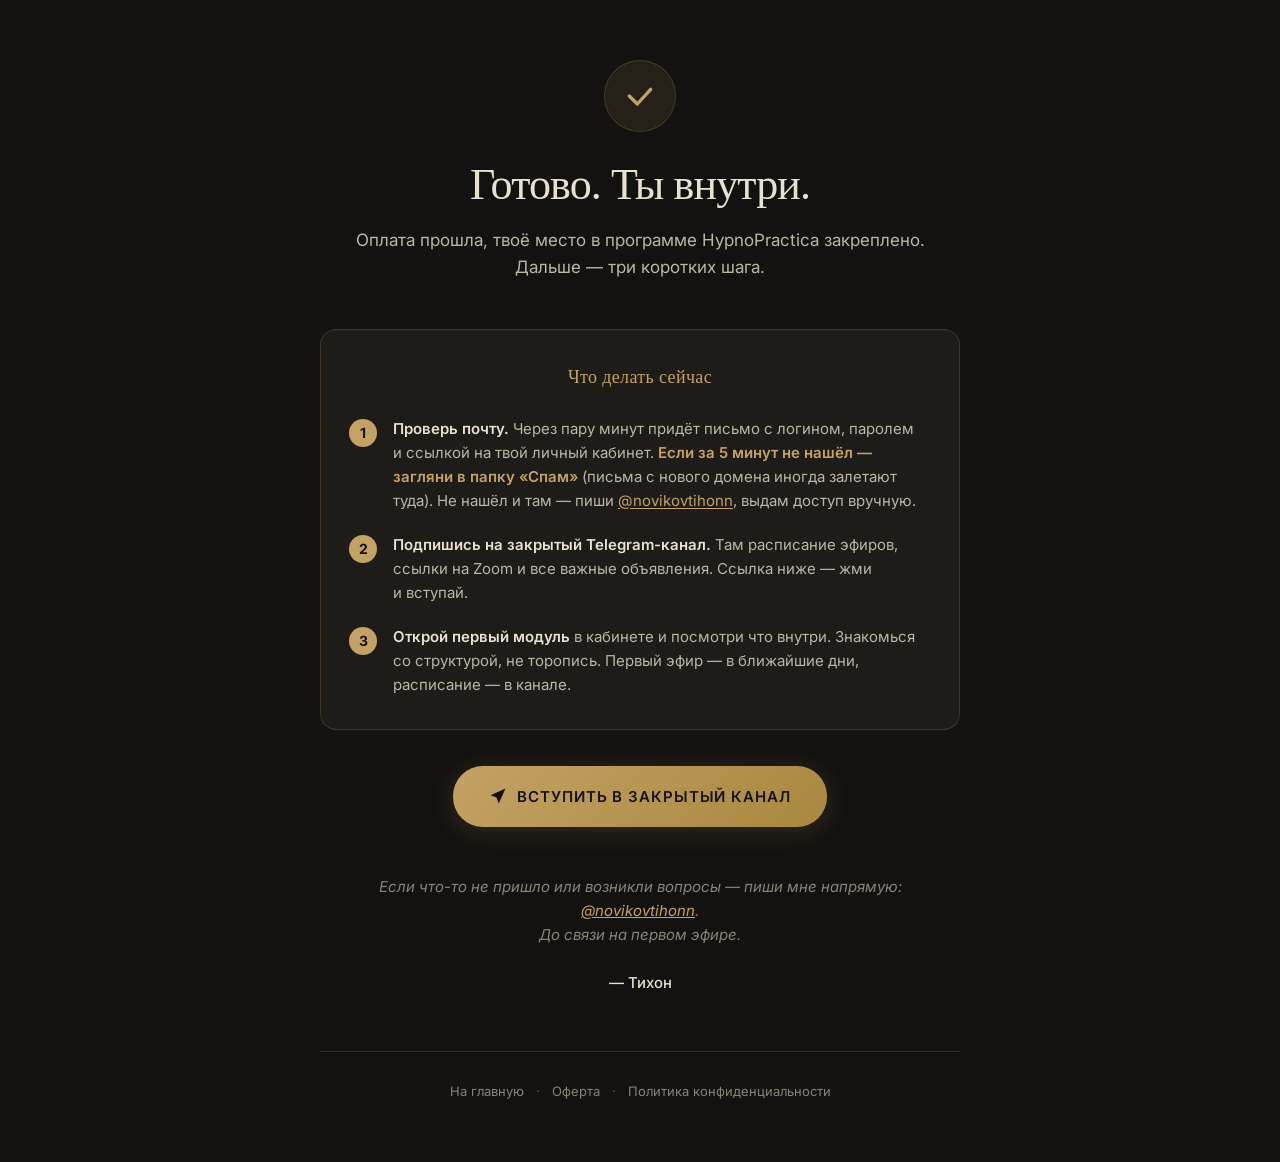
<file: thanks.html>
<!DOCTYPE html>
<html lang="ru">
<head>
  <meta charset="UTF-8">
  <meta name="viewport" content="width=device-width, initial-scale=1.0">
  <title>Готово — HypnoPractica</title>
  <meta name="robots" content="noindex, nofollow">
  <link rel="preconnect" href="https://fonts.googleapis.com">
  <link rel="preconnect" href="https://fonts.gstatic.com" crossorigin>
  <link href="https://fonts.googleapis.com/css2?family=Inter:wght@400;500;600;700&display=swap" rel="stylesheet">
  <link rel="stylesheet" href="css/reset.css">
  <link rel="stylesheet" href="css/variables.css">
  <link rel="stylesheet" href="css/global.css">
  <link rel="icon" href="img/favicon.svg" type="image/svg+xml">
  <style>
    .thanks {
      min-height: 100vh;
      display: flex;
      align-items: center;
      justify-content: center;
      padding: 60px 20px;
    }
    .thanks__inner {
      max-width: 640px;
      width: 100%;
      text-align: center;
    }
    .thanks__logo {
      width: 140px;
      height: auto;
      margin: 0 auto 36px;
      display: block;
    }
    .thanks__check {
      width: 72px;
      height: 72px;
      border-radius: 50%;
      background: var(--color-gold-light);
      border: 1px solid var(--color-gold-border);
      display: flex;
      align-items: center;
      justify-content: center;
      margin: 0 auto 28px;
    }
    .thanks__check svg {
      width: 32px;
      height: 32px;
      stroke: var(--color-gold);
      fill: none;
      stroke-width: 2.5;
      stroke-linecap: round;
      stroke-linejoin: round;
    }
    .thanks__title {
      font-family: var(--font-heading);
      font-size: clamp(32px, 5vw, 44px);
      color: var(--color-text);
      margin-bottom: 16px;
      letter-spacing: var(--tracking-tight);
      line-height: 1.15;
    }
    .thanks__subtitle {
      font-size: 17px;
      color: var(--color-text-body);
      margin-bottom: 48px;
      line-height: 1.6;
    }
    .thanks__steps {
      text-align: left;
      background: var(--color-bg-card);
      border: 1px solid var(--color-gold-border);
      border-radius: 16px;
      padding: 32px 28px;
      margin-bottom: 36px;
    }
    .thanks__steps-title {
      font-family: var(--font-heading);
      font-size: 18px;
      color: var(--color-gold);
      margin-bottom: 24px;
      letter-spacing: 0.02em;
      text-align: center;
    }
    .thanks__step {
      display: flex;
      gap: 16px;
      margin-bottom: 20px;
      align-items: flex-start;
    }
    .thanks__step:last-child {
      margin-bottom: 0;
    }
    .thanks__step-num {
      flex-shrink: 0;
      width: 28px;
      height: 28px;
      border-radius: 50%;
      background: var(--color-gold);
      color: var(--color-bg);
      font-weight: 700;
      font-size: 14px;
      display: flex;
      align-items: center;
      justify-content: center;
      margin-top: 2px;
    }
    .thanks__step-text {
      font-size: 15px;
      color: var(--color-text-body);
      line-height: 1.6;
    }
    .thanks__step-text strong {
      color: var(--color-text);
      font-weight: 600;
    }
    .thanks__step-text a {
      color: var(--color-gold);
      text-decoration: underline;
      text-underline-offset: 2px;
    }
    .thanks__step-text a:hover {
      color: var(--color-gold-hover);
    }
    .thanks__cta {
      display: inline-flex;
      align-items: center;
      justify-content: center;
      gap: 10px;
      padding: 18px 36px;
      background: var(--gradient-cta);
      color: var(--color-bg);
      border: none;
      border-radius: 30px;
      font-family: var(--font-body);
      font-weight: 600;
      font-size: 15px;
      letter-spacing: 0.06em;
      text-transform: uppercase;
      text-decoration: none;
      transition: transform 0.2s, box-shadow 0.2s, background 0.2s;
      box-shadow: 0 4px 24px rgba(196, 162, 101, 0.18);
    }
    .thanks__cta:hover {
      background: var(--gradient-cta-hover);
      transform: translateY(-2px);
      box-shadow: 0 6px 32px rgba(196, 162, 101, 0.28);
    }
    .thanks__cta svg {
      width: 18px;
      height: 18px;
      fill: currentColor;
    }
    .thanks__signature {
      margin-top: 48px;
      font-style: italic;
      color: var(--color-text-secondary);
      font-size: 15px;
      line-height: 1.6;
    }
    .thanks__signature strong {
      color: var(--color-text);
      font-style: normal;
      font-weight: 500;
    }
    .thanks__footer {
      margin-top: 56px;
      padding-top: 28px;
      border-top: 1px solid var(--color-gold-border);
      font-size: 13px;
      color: var(--color-text-muted);
    }
    .thanks__footer a {
      color: var(--color-text-secondary);
      text-decoration: none;
      margin: 0 8px;
    }
    .thanks__footer a:hover {
      color: var(--color-gold);
    }

    @media (max-width: 600px) {
      .thanks__steps { padding: 24px 20px; }
      .thanks__cta { padding: 16px 24px; font-size: 14px; }
    }
  </style>
</head>
<body>
  <div class="thanks">
    <div class="thanks__inner">

      <div class="thanks__check" aria-hidden="true">
        <svg viewBox="0 0 24 24"><polyline points="4 12 10 18 20 7"/></svg>
      </div>

      <h1 class="thanks__title">Готово. Ты внутри.</h1>

      <p class="thanks__subtitle">
        Оплата прошла, твоё место в&nbsp;программе HypnoPractica закреплено.<br>
        Дальше&nbsp;&mdash; три коротких шага.
      </p>

      <div class="thanks__steps">
        <p class="thanks__steps-title">Что делать сейчас</p>

        <div class="thanks__step">
          <div class="thanks__step-num">1</div>
          <div class="thanks__step-text">
            <strong>Проверь почту.</strong> Через пару минут придёт письмо с&nbsp;логином, паролем и&nbsp;ссылкой на&nbsp;твой личный кабинет. <strong style="color:var(--color-gold)">Если за&nbsp;5&nbsp;минут не&nbsp;нашёл&nbsp;&mdash; загляни в&nbsp;папку &laquo;Спам&raquo;</strong> (письма с&nbsp;нового домена иногда залетают туда). Не&nbsp;нашёл и&nbsp;там&nbsp;&mdash; пиши <a href="https://t.me/novikovtihonn">@novikovtihonn</a>, выдам доступ вручную.
          </div>
        </div>

        <div class="thanks__step">
          <div class="thanks__step-num">2</div>
          <div class="thanks__step-text">
            <strong>Подпишись на&nbsp;закрытый Telegram-канал.</strong> Там расписание эфиров, ссылки на&nbsp;Zoom и&nbsp;все важные объявления. Ссылка ниже&nbsp;&mdash; жми и&nbsp;вступай.
          </div>
        </div>

        <div class="thanks__step">
          <div class="thanks__step-num">3</div>
          <div class="thanks__step-text">
            <strong>Открой первый модуль</strong> в&nbsp;кабинете и&nbsp;посмотри что внутри. Знакомься со&nbsp;структурой, не&nbsp;торопись. Первый эфир&nbsp;&mdash; в&nbsp;ближайшие дни, расписание&nbsp;&mdash; в&nbsp;канале.
          </div>
        </div>
      </div>

      <a href="https://t.me/+HatLr2QG-JJhYzE6" class="thanks__cta">
        <svg viewBox="0 0 24 24"><path d="M22 2L2 11l8 3 3 8 9-20z"/></svg>
        Вступить в&nbsp;закрытый канал
      </a>

      <p class="thanks__signature">
        Если что-то не&nbsp;пришло или возникли вопросы&nbsp;&mdash; пиши мне напрямую: <a href="https://t.me/novikovtihonn" style="color:var(--color-gold);text-decoration:underline">@novikovtihonn</a>.<br>
        До&nbsp;связи на&nbsp;первом эфире.<br><br>
        <strong>&mdash; Тихон</strong>
      </p>

      <div class="thanks__footer">
        <a href="/">На главную</a>
        &middot;
        <a href="/oferta.html">Оферта</a>
        &middot;
        <a href="/privacy.html">Политика конфиденциальности</a>
      </div>

    </div>
  </div>
</body>
</html>
</file>
<file: css/variables.css>
:root {
  /* ===== DARK LUXURY PALETTE ===== */
  --color-bg: #141210;
  --color-bg-card: #1E1C18;
  --color-bg-elevated: #262420;
  --color-bg-surface: #1A1816;
  --color-bg-warm: #1C1A16;

  --color-text: #E8E0D0;
  --color-text-body: #BDB5A5;
  --color-text-secondary: #8A8276;
  --color-text-muted: #5E584E;

  --color-gold: #C4A265;
  --color-gold-hover: #D4B575;
  --color-gold-light: rgba(196, 162, 101, 0.10);
  --color-gold-border: rgba(196, 162, 101, 0.20);
  --color-gold-glow: rgba(196, 162, 101, 0.06);

  --color-border: rgba(255, 255, 255, 0.06);
  --color-border-hover: rgba(196, 162, 101, 0.30);

  /* ===== GRADIENTS ===== */
  --gradient-cta: linear-gradient(135deg, #C4A265 0%, #A8873F 100%);
  --gradient-cta-hover: linear-gradient(135deg, #D4B575 0%, #C4A265 100%);
  --gradient-surface: linear-gradient(180deg, var(--color-bg-card) 0%, var(--color-bg) 100%);
  --gradient-hero-glow: radial-gradient(ellipse at 50% 40%, rgba(196,162,101,0.06) 0%, transparent 60%);

  /* ===== SHADOWS ===== */
  --shadow-sm: 0 2px 12px rgba(0,0,0,0.3);
  --shadow-md: 0 8px 32px rgba(0,0,0,0.4);
  --shadow-lg: 0 20px 60px rgba(0,0,0,0.5);
  --shadow-gold: 0 4px 24px rgba(196,162,101,0.20);
  --shadow-gold-hover: 0 8px 40px rgba(196,162,101,0.30);
  --shadow-inset: inset 0 1px 0 rgba(255,255,255,0.03);

  /* ===== TYPOGRAPHY ===== */
  --font-heading: 'DM Serif Display', Georgia, serif;
  --font-body: 'Inter', -apple-system, BlinkMacSystemFont, sans-serif;

  --size-display: clamp(42px, 5vw, 64px);
  --size-h1: clamp(36px, 4.5vw, 56px);
  --size-h2: clamp(30px, 3.5vw, 46px);
  --size-h3: clamp(20px, 2.2vw, 24px);
  --size-body: 17px;
  --size-body-lg: 19px;
  --size-small: 15px;
  --size-xs: 13px;

  --weight-regular: 400;
  --weight-medium: 500;
  --weight-semibold: 600;
  --weight-bold: 700;

  --leading-tight: 1.18;
  --leading-snug: 1.3;
  --leading-normal: 1.7;
  --leading-loose: 1.85;

  --tracking-tight: -0.02em;
  --tracking-wide: 0.06em;
  --tracking-caps: 0.16em;

  /* ===== SPACING ===== */
  --max-width: 1200px;
  --max-width-text: 800px;
  --gutter: clamp(24px, 5vw, 64px);
  --section-py: clamp(36px, 4.5vw, 56px);
  --card-pad: clamp(28px, 3.5vw, 44px);
  --radius: 16px;
  --radius-sm: 10px;
  --radius-btn: 12px;

  /* ===== MOTION ===== */
  --ease-out: cubic-bezier(0.16, 1, 0.3, 1);
  --ease-spring: cubic-bezier(0.34, 1.56, 0.64, 1);
  --duration-fast: 0.2s;
  --duration: 0.5s;
  --duration-slow: 0.8s;

  /* ===== Z ===== */
  --z-bg: -2;
  --z-decor: -1;
  --z-content: 1;
  --z-float: 90;
  --z-header: 100;
  --z-modal: 200;
}
</file>
<file: css/global.css>
/* ===== BASE ===== */
body {
  font-family: var(--font-body);
  font-size: var(--size-body);
  font-weight: var(--weight-regular);
  line-height: var(--leading-normal);
  color: var(--color-text-body);
  background: var(--color-bg);
  overflow-x: hidden;
  -webkit-font-smoothing: antialiased;
  -moz-osx-font-smoothing: grayscale;
  text-rendering: optimizeLegibility;
}

.container {
  max-width: var(--max-width);
  margin: 0 auto;
  padding: 0 var(--gutter);
}

/* ===== HEADINGS ===== */
h1, .h1 {
  font-family: var(--font-heading);
  font-size: var(--size-h1);
  font-weight: var(--weight-regular);
  line-height: var(--leading-tight);
  letter-spacing: var(--tracking-tight);
  color: var(--color-text);
}

h2, .h2 {
  font-family: var(--font-heading);
  font-size: var(--size-h2);
  font-weight: var(--weight-regular);
  line-height: 1.25;
  letter-spacing: var(--tracking-tight);
  color: var(--color-text);
}

h3, .h3 {
  font-family: var(--font-body);
  font-size: var(--size-h3);
  font-weight: var(--weight-semibold);
  line-height: 1.35;
  color: var(--color-text);
}

/* ===== TEXT ACCENTS ===== */
.gold { color: var(--color-gold); }
.gold-italic { color: var(--color-gold); font-style: italic; }
.accent { color: var(--color-gold-hover); font-weight: var(--weight-semibold); }
.accent-italic { color: var(--color-gold-hover); font-style: italic; }

/* ===== SECTIONS ===== */
.section {
  padding: var(--section-py) 0;
  position: relative;
  overflow: hidden;
}

.section--elevated {
  background: var(--color-bg-card);
}

.section__header {
  text-align: center;
  margin-bottom: clamp(24px, 3vw, 36px);
}

.section__header h2 {
  margin-bottom: 20px;
}

.section__header p {
  color: var(--color-text-secondary);
  font-size: var(--size-body);
  max-width: var(--max-width-text);
  margin: 0 auto;
  line-height: var(--leading-loose);
}

/* ===== SCROLL ANIMATIONS ===== */
[data-animate] {
  opacity: 0;
  transform: translateY(36px);
  transition: opacity var(--duration-slow) var(--ease-out),
              transform var(--duration-slow) var(--ease-out);
}

[data-animate="fade-left"] { transform: translateX(-36px); }
[data-animate="fade-right"] { transform: translateX(36px); }
[data-animate="scale"] { transform: scale(0.95); }
[data-animate="none"] { transform: none; }

[data-animate].is-visible {
  opacity: 1;
  transform: none;
}

/* ===== SELECTION ===== */
::selection {
  background: var(--color-gold);
  color: var(--color-bg);
}

/* ===== SHIMMER ON GOLD HEADINGS ===== */
.shimmer {
  position: relative;
  display: inline;
  background: linear-gradient(
    120deg,
    var(--color-gold) 0%,
    var(--color-gold) 40%,
    #EAD9A6 50%,
    var(--color-gold) 60%,
    var(--color-gold) 100%
  );
  background-size: 200% 100%;
  -webkit-background-clip: text;
  background-clip: text;
  -webkit-text-fill-color: transparent;
  animation: shimmer 4s ease-in-out infinite;
}

@keyframes shimmer {
  0%, 100% { background-position: 200% center; }
  50% { background-position: -200% center; }
}

/* ===== FLOATING DECORATIONS ===== */
@keyframes floatSlow {
  0%, 100% { transform: translate(0, 0) rotate(0deg); }
  25% { transform: translate(8px, -12px) rotate(1deg); }
  50% { transform: translate(-4px, -20px) rotate(-1deg); }
  75% { transform: translate(-10px, -8px) rotate(0.5deg); }
}

@keyframes floatReverse {
  0%, 100% { transform: translate(0, 0) rotate(0deg); }
  25% { transform: translate(-10px, 8px) rotate(-1deg); }
  50% { transform: translate(6px, 16px) rotate(1deg); }
  75% { transform: translate(12px, 4px) rotate(-0.5deg); }
}

.decor-circle { animation: floatSlow 12s ease-in-out infinite; }
.hero__decor-circle { animation: floatSlow 14s ease-in-out infinite; }
.hero__decor-circle--sm { animation: floatReverse 10s ease-in-out infinite; }
.hero__decor-circle--lg { animation: floatSlow 18s ease-in-out infinite; }
.decor-dots { animation: floatReverse 16s ease-in-out infinite; }

/* ===== PULSING TIMELINE DOTS ===== */
@keyframes pulseDot {
  0%, 100% { box-shadow: 0 0 0 0 rgba(196, 162, 101, 0.4); }
  50% { box-shadow: 0 0 0 8px rgba(196, 162, 101, 0); }
}

.format__step-dot { animation: pulseDot 3s ease-in-out infinite; }
.format__step:nth-child(2) .format__step-dot { animation-delay: 0.5s; }
.format__step:nth-child(3) .format__step-dot { animation-delay: 1s; }
.format__step:nth-child(4) .format__step-dot { animation-delay: 1.5s; }

/* ===== CARD GLOW ON HOVER ===== */
@keyframes glowPulse {
  0%, 100% { box-shadow: var(--shadow-sm), 0 0 0 rgba(196,162,101,0); }
  50% { box-shadow: var(--shadow-md), 0 0 30px rgba(196,162,101,0.08); }
}

.card:hover {
  animation: glowPulse 2s ease-in-out infinite;
}

/* ===== ANIMATED GOLD LINE ===== */
.gold-line {
  height: 1px;
  background: linear-gradient(90deg, transparent, var(--color-gold), transparent);
  max-width: 200px;
  margin: 0 auto;
  transform: scaleX(0);
  transition: transform 1s var(--ease-out);
}

.gold-line.is-visible {
  transform: scaleX(1);
}

/* ===== SCROLL PROGRESS BAR ===== */
.scroll-progress {
  position: fixed;
  top: 0; left: 0;
  height: 2px;
  background: var(--gradient-cta);
  z-index: 999;
  width: 0%;
}

/* ===== SCROLLBAR ===== */
::-webkit-scrollbar { width: 6px; }
::-webkit-scrollbar-track { background: var(--color-bg); }
::-webkit-scrollbar-thumb { background: var(--color-text-muted); border-radius: 3px; }
::-webkit-scrollbar-thumb:hover { background: var(--color-gold); }

/* ===== BG TYPOGRAPHY (large faded text behind sections) ===== */
.bg-text {
  position: absolute;
  font-family: var(--font-heading);
  font-size: clamp(80px, 12vw, 180px);
  font-weight: var(--weight-regular);
  color: rgba(196, 162, 101, 0.03);
  white-space: nowrap;
  pointer-events: none;
  z-index: var(--z-bg);
  user-select: none;
  line-height: 1;
}

/* ===== PHOTO PLACEHOLDER ===== */
.photo-placeholder {
  background: var(--color-bg-elevated);
  display: flex;
  align-items: center;
  justify-content: center;
  color: var(--color-text-muted);
  font-size: var(--size-small);
  border: 1px dashed var(--color-border);
  border-radius: var(--radius);
}

/* ===== SECTION WITH BG IMAGE OVERLAY ===== */
.section--bg-image {
  position: relative;
}

.section--bg-image .section__bg {
  position: absolute;
  inset: 0;
  z-index: var(--z-bg);
  background-size: cover;
  background-position: center;
  opacity: 0.15;
}

.section--bg-image .section__bg::after {
  content: '';
  position: absolute;
  inset: 0;
  background: linear-gradient(180deg, var(--color-bg) 0%, rgba(20,18,16,0.7) 30%, rgba(20,18,16,0.7) 70%, var(--color-bg) 100%);
}

.section--bg-image .container {
  position: relative;
  z-index: var(--z-content);
}
</file>
